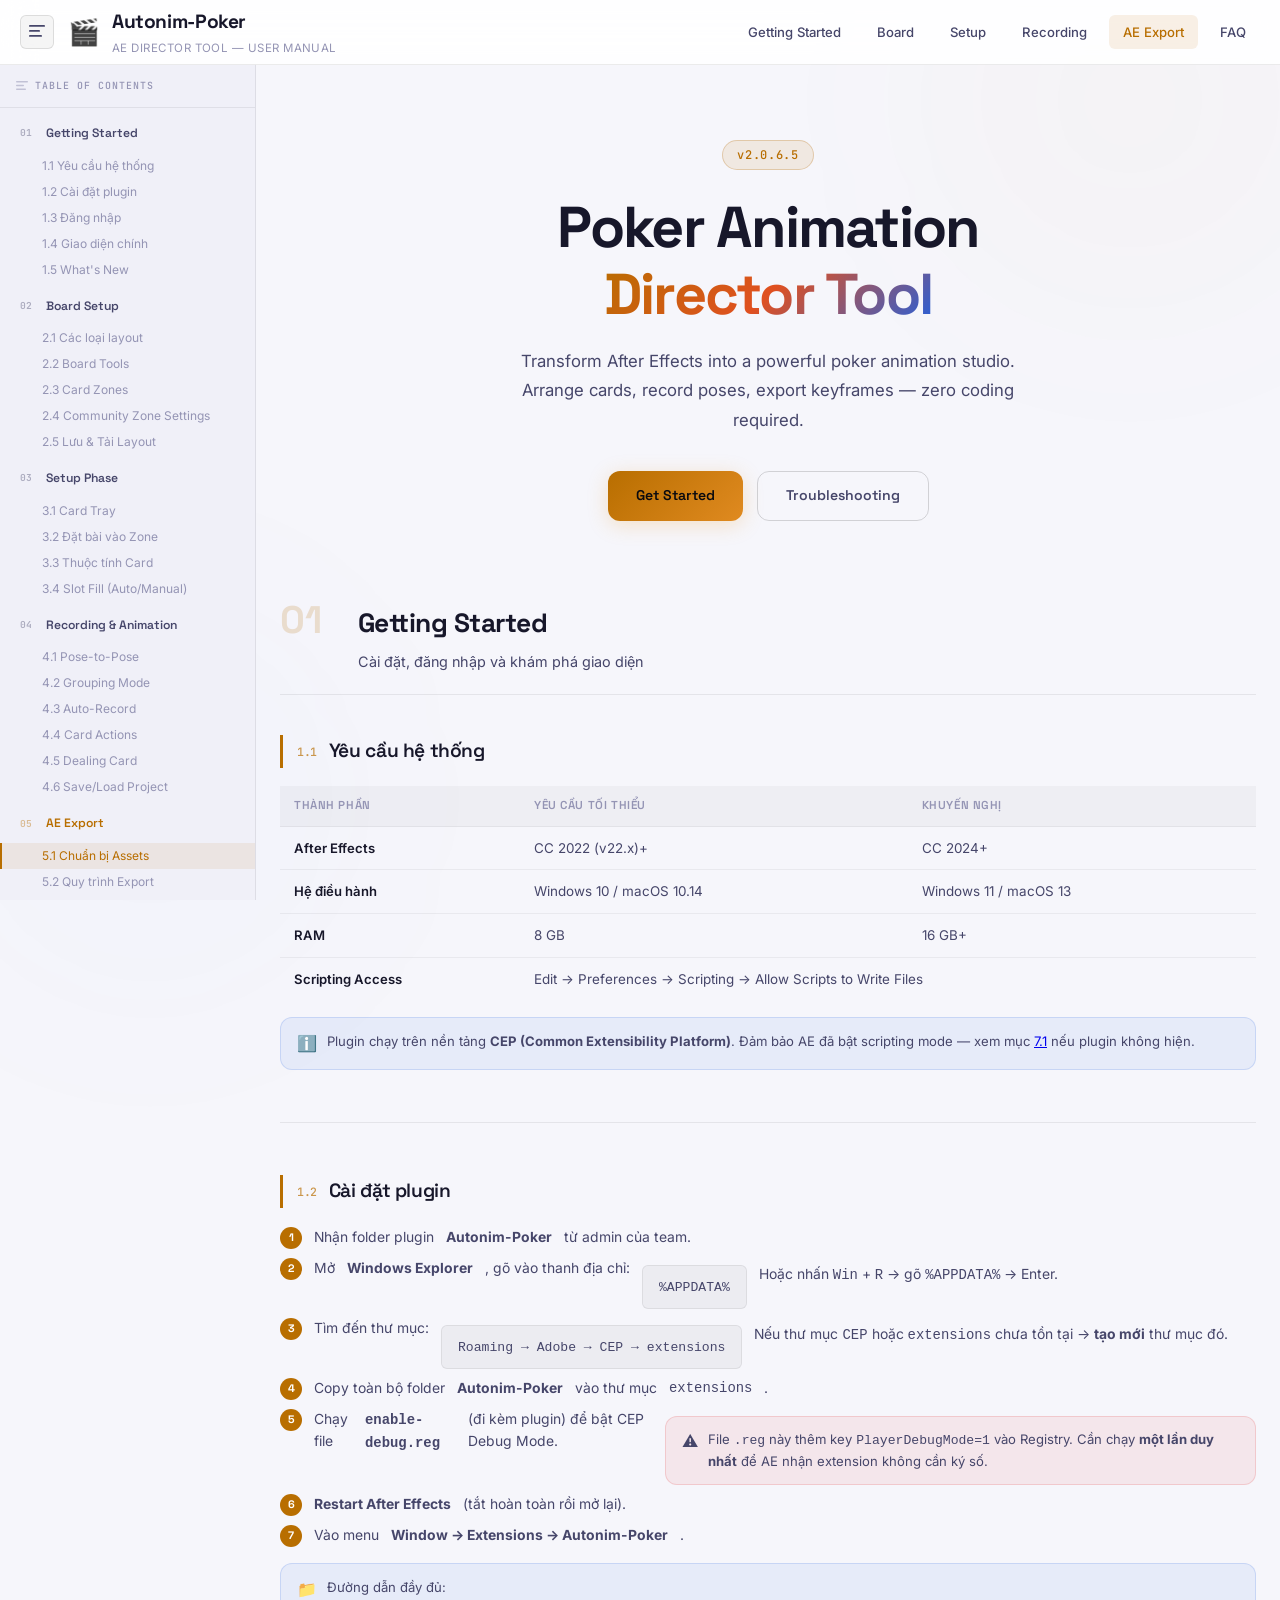
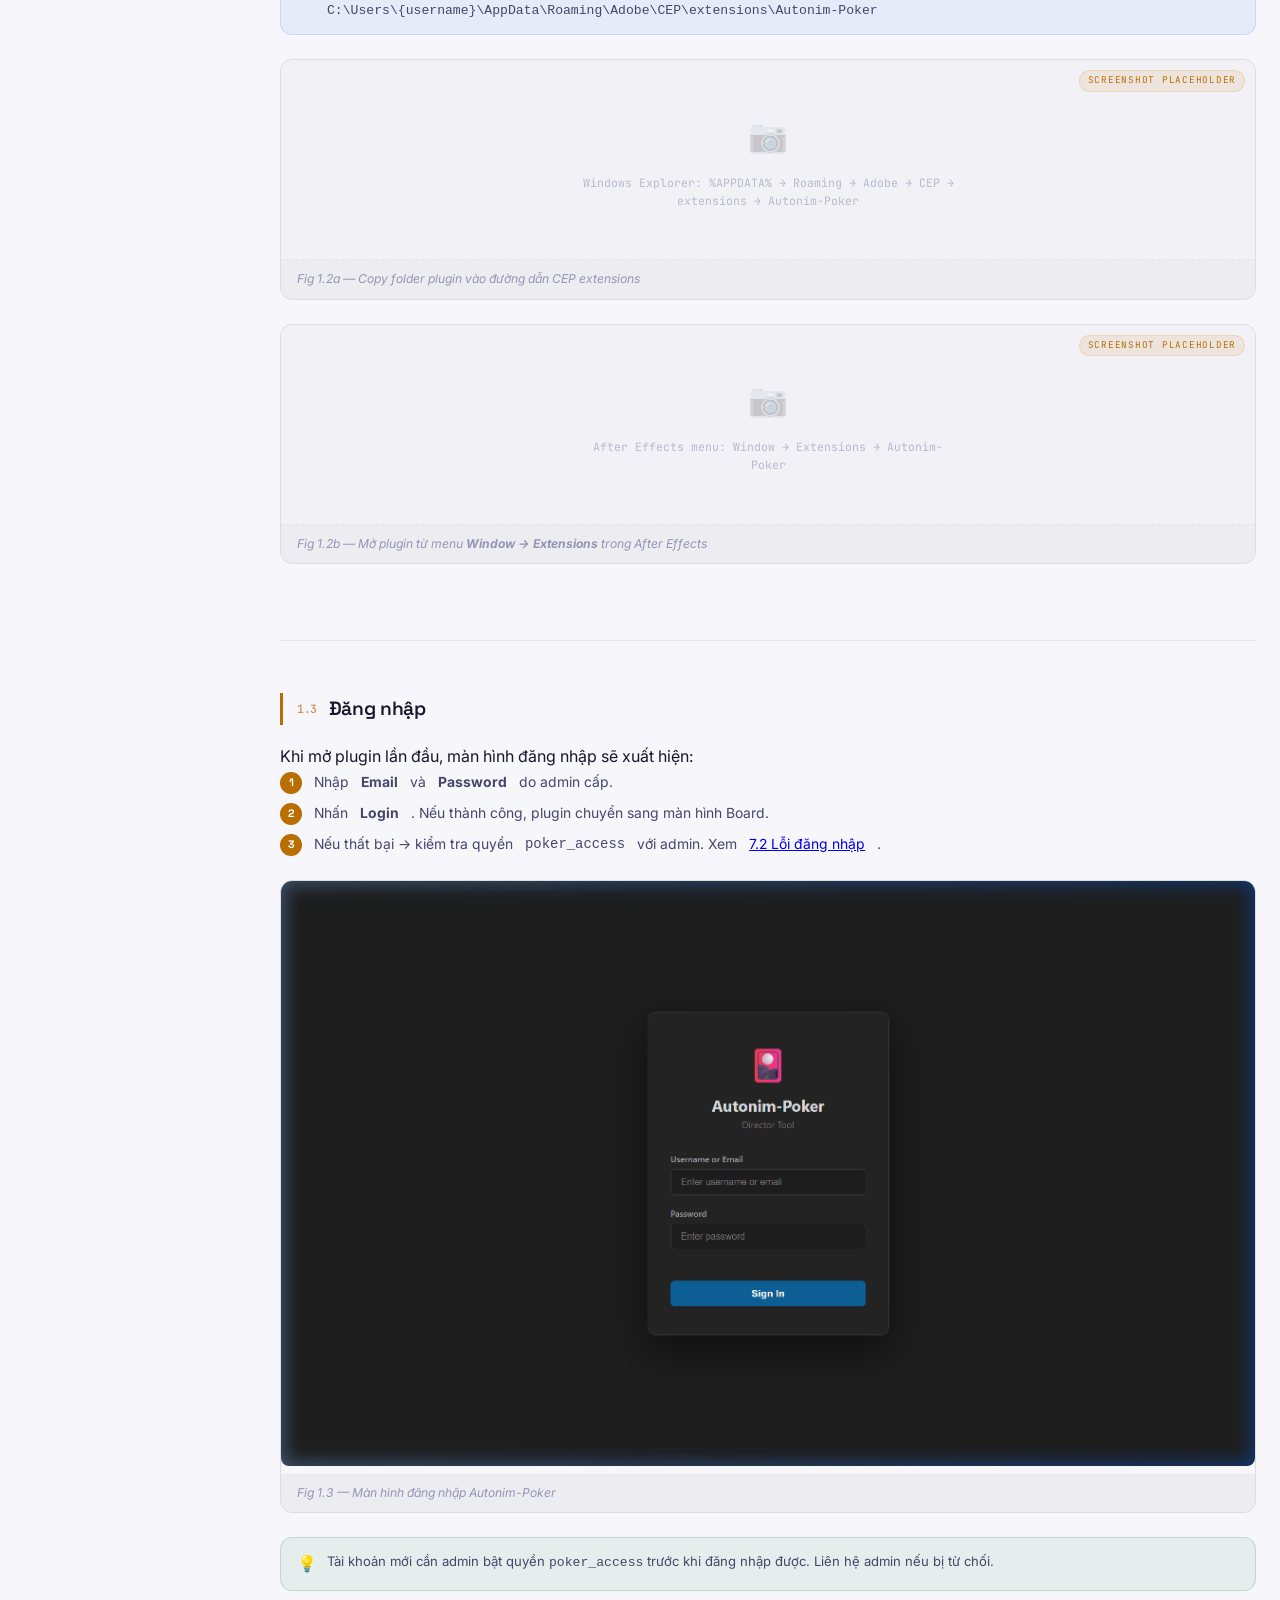
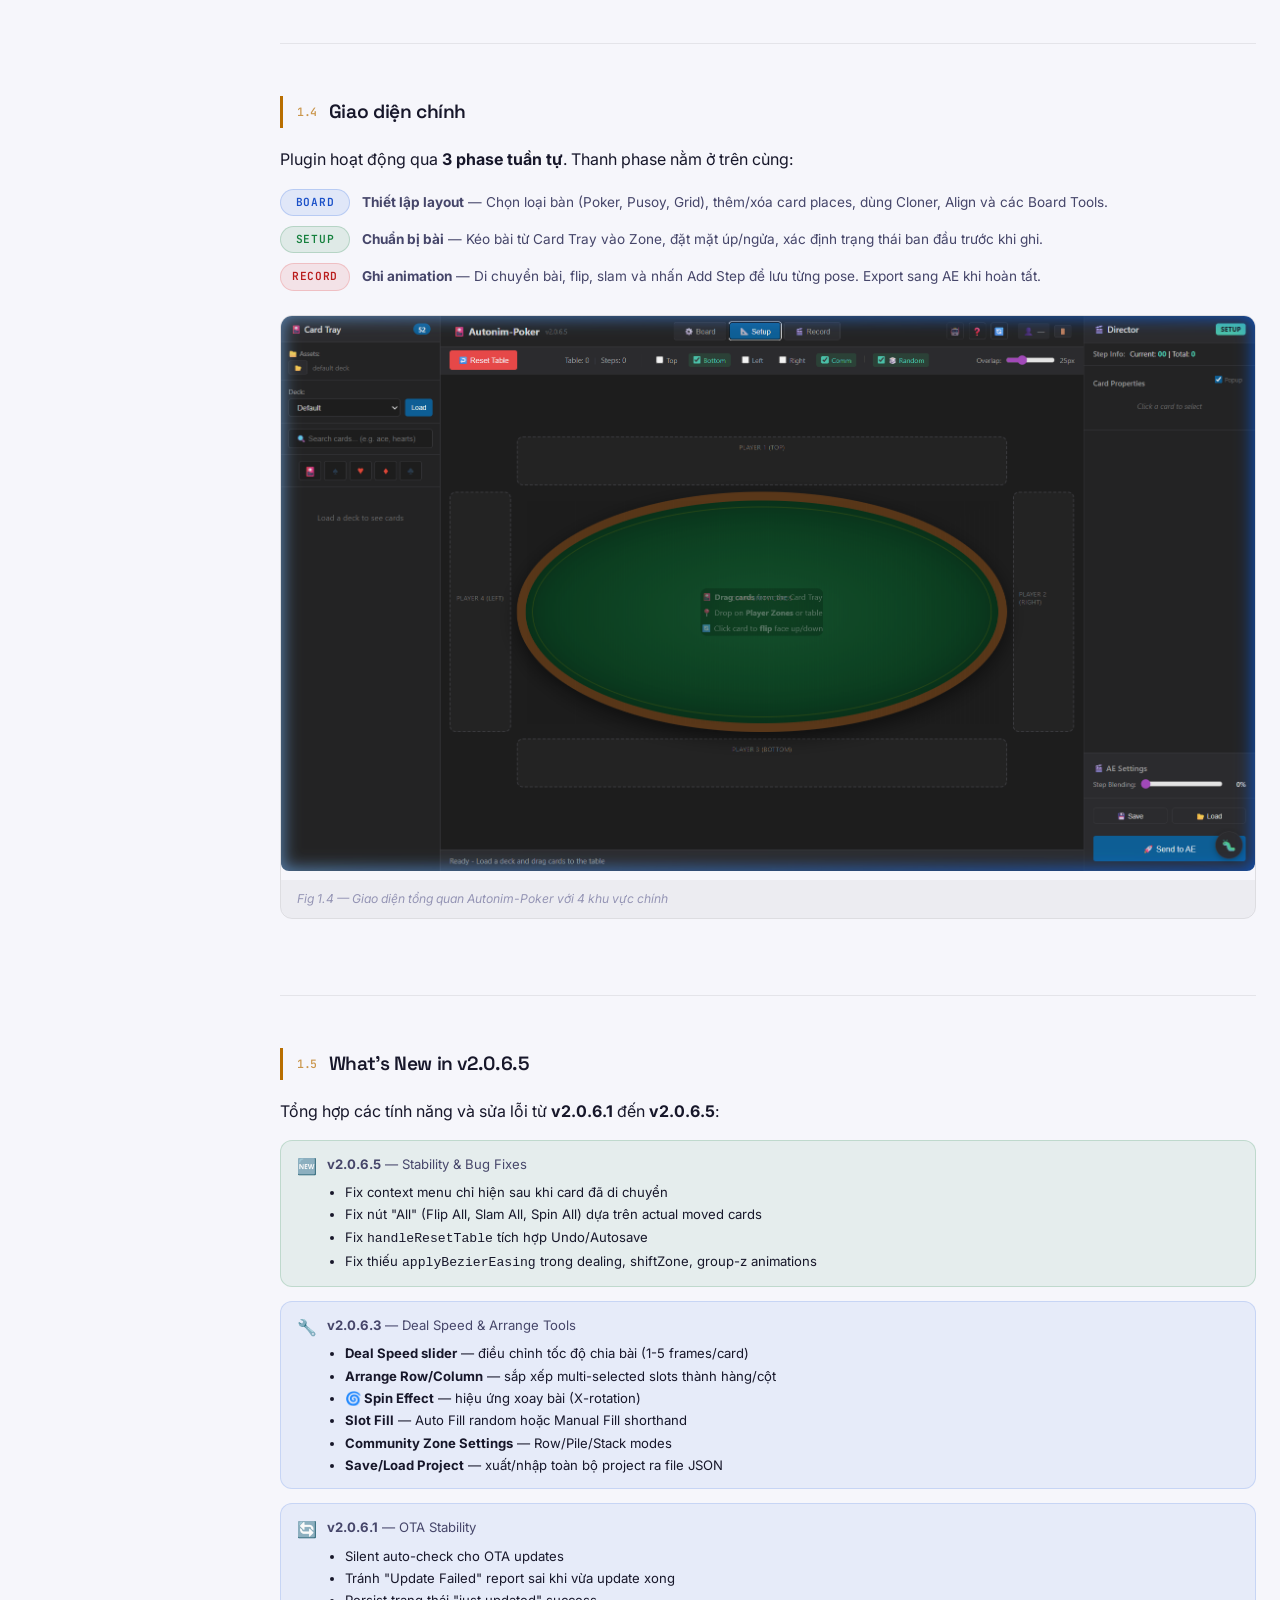
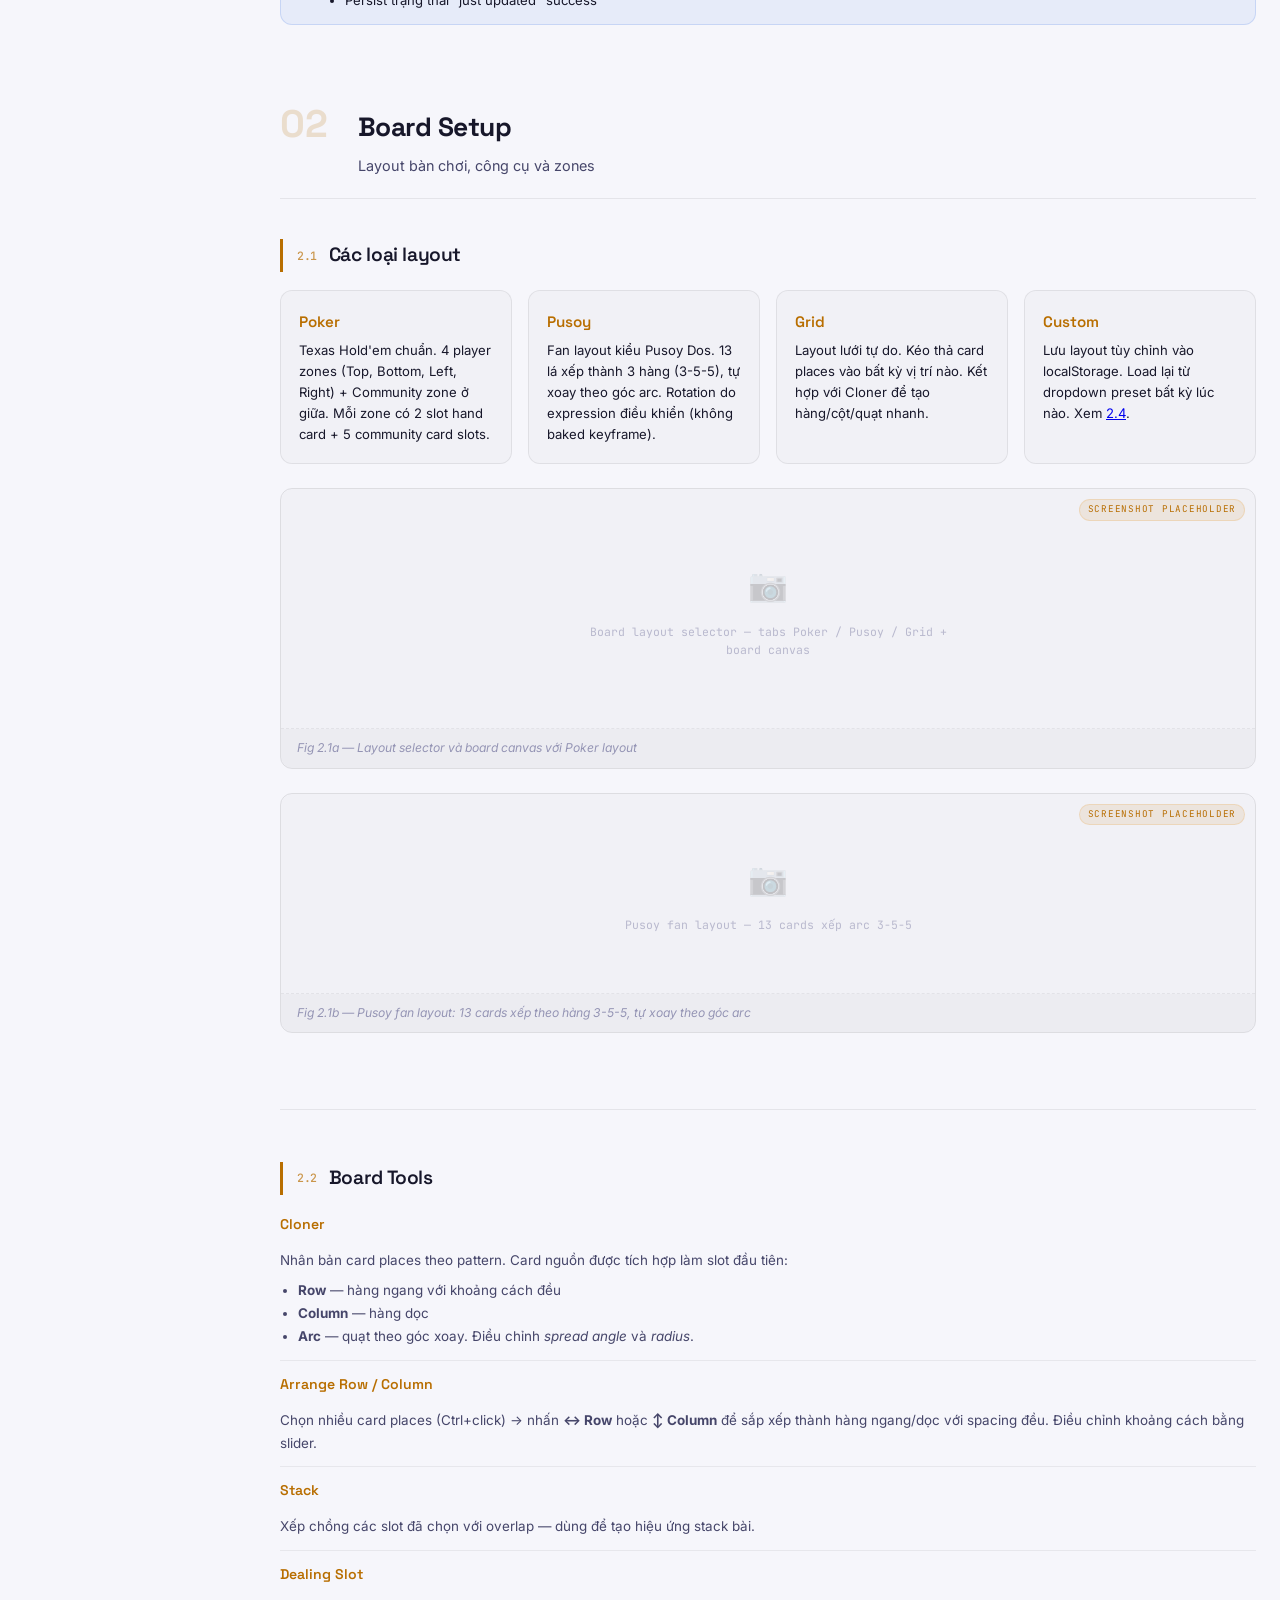
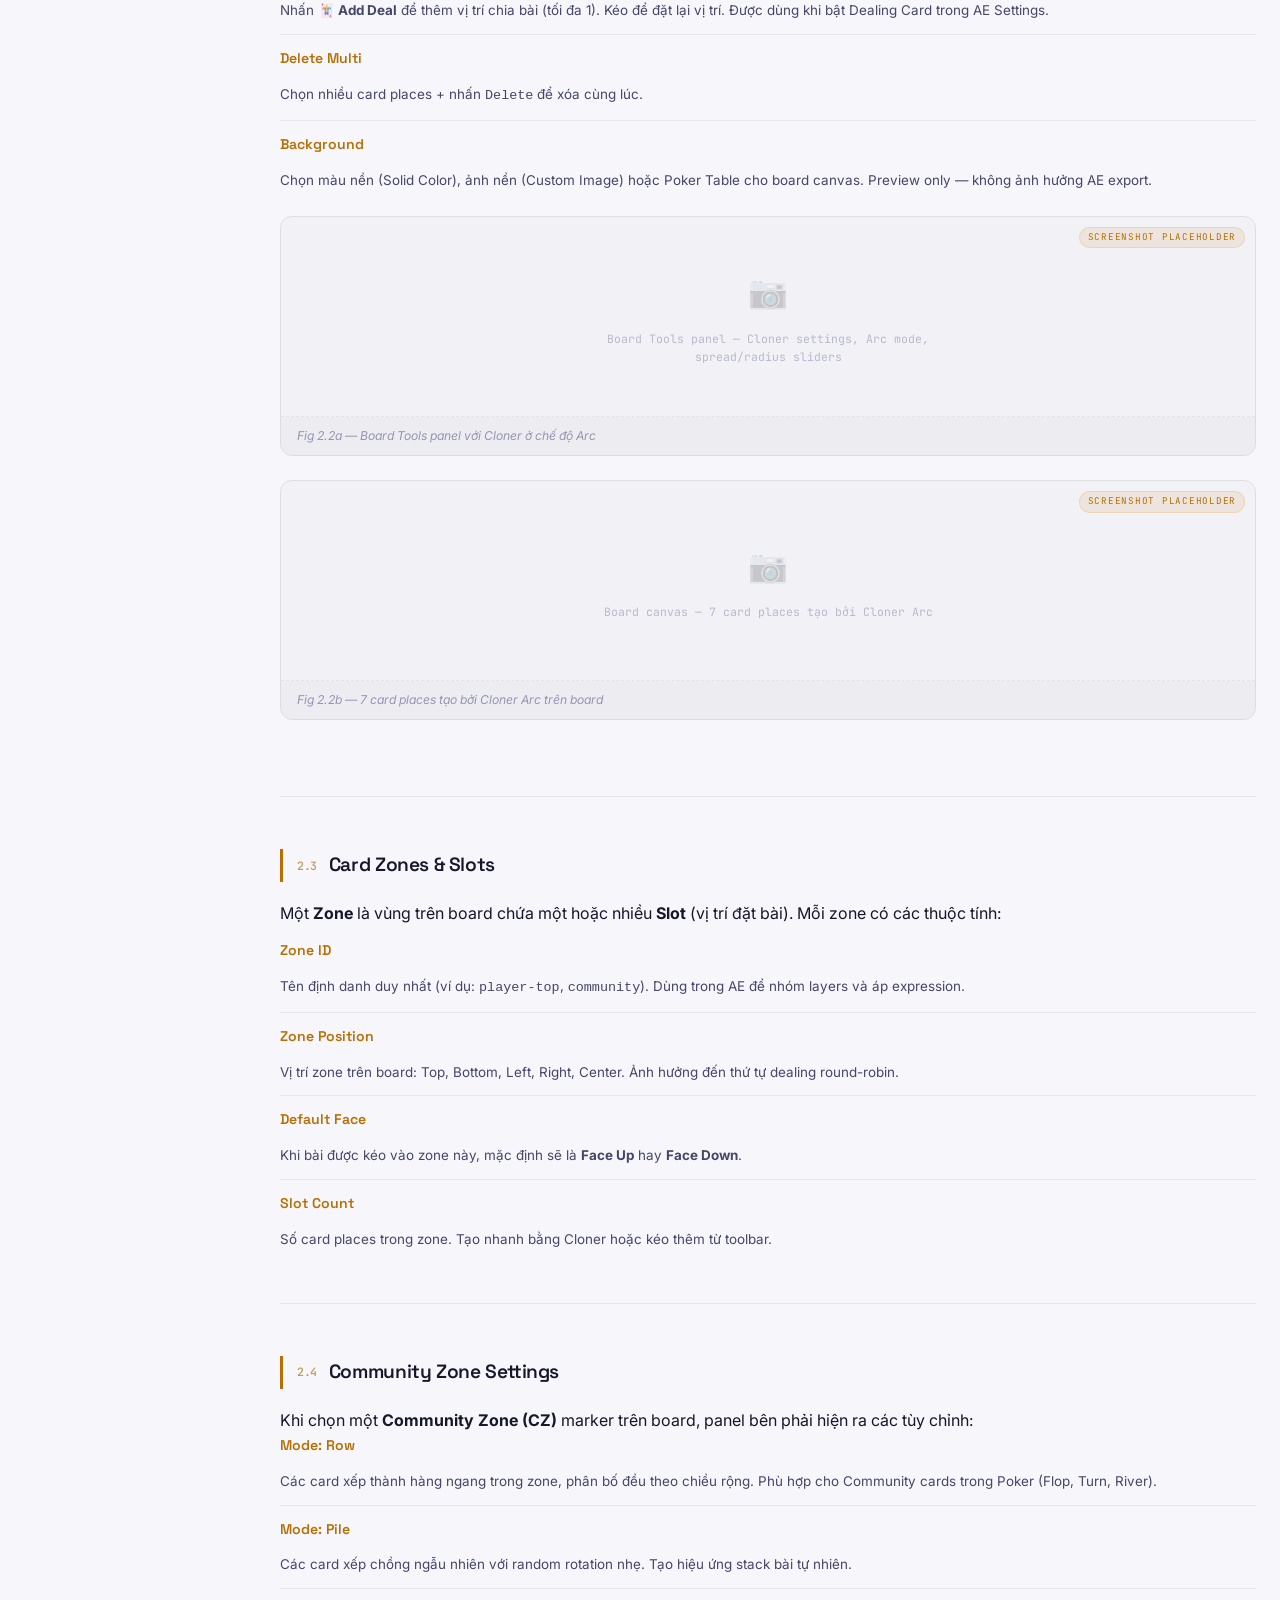
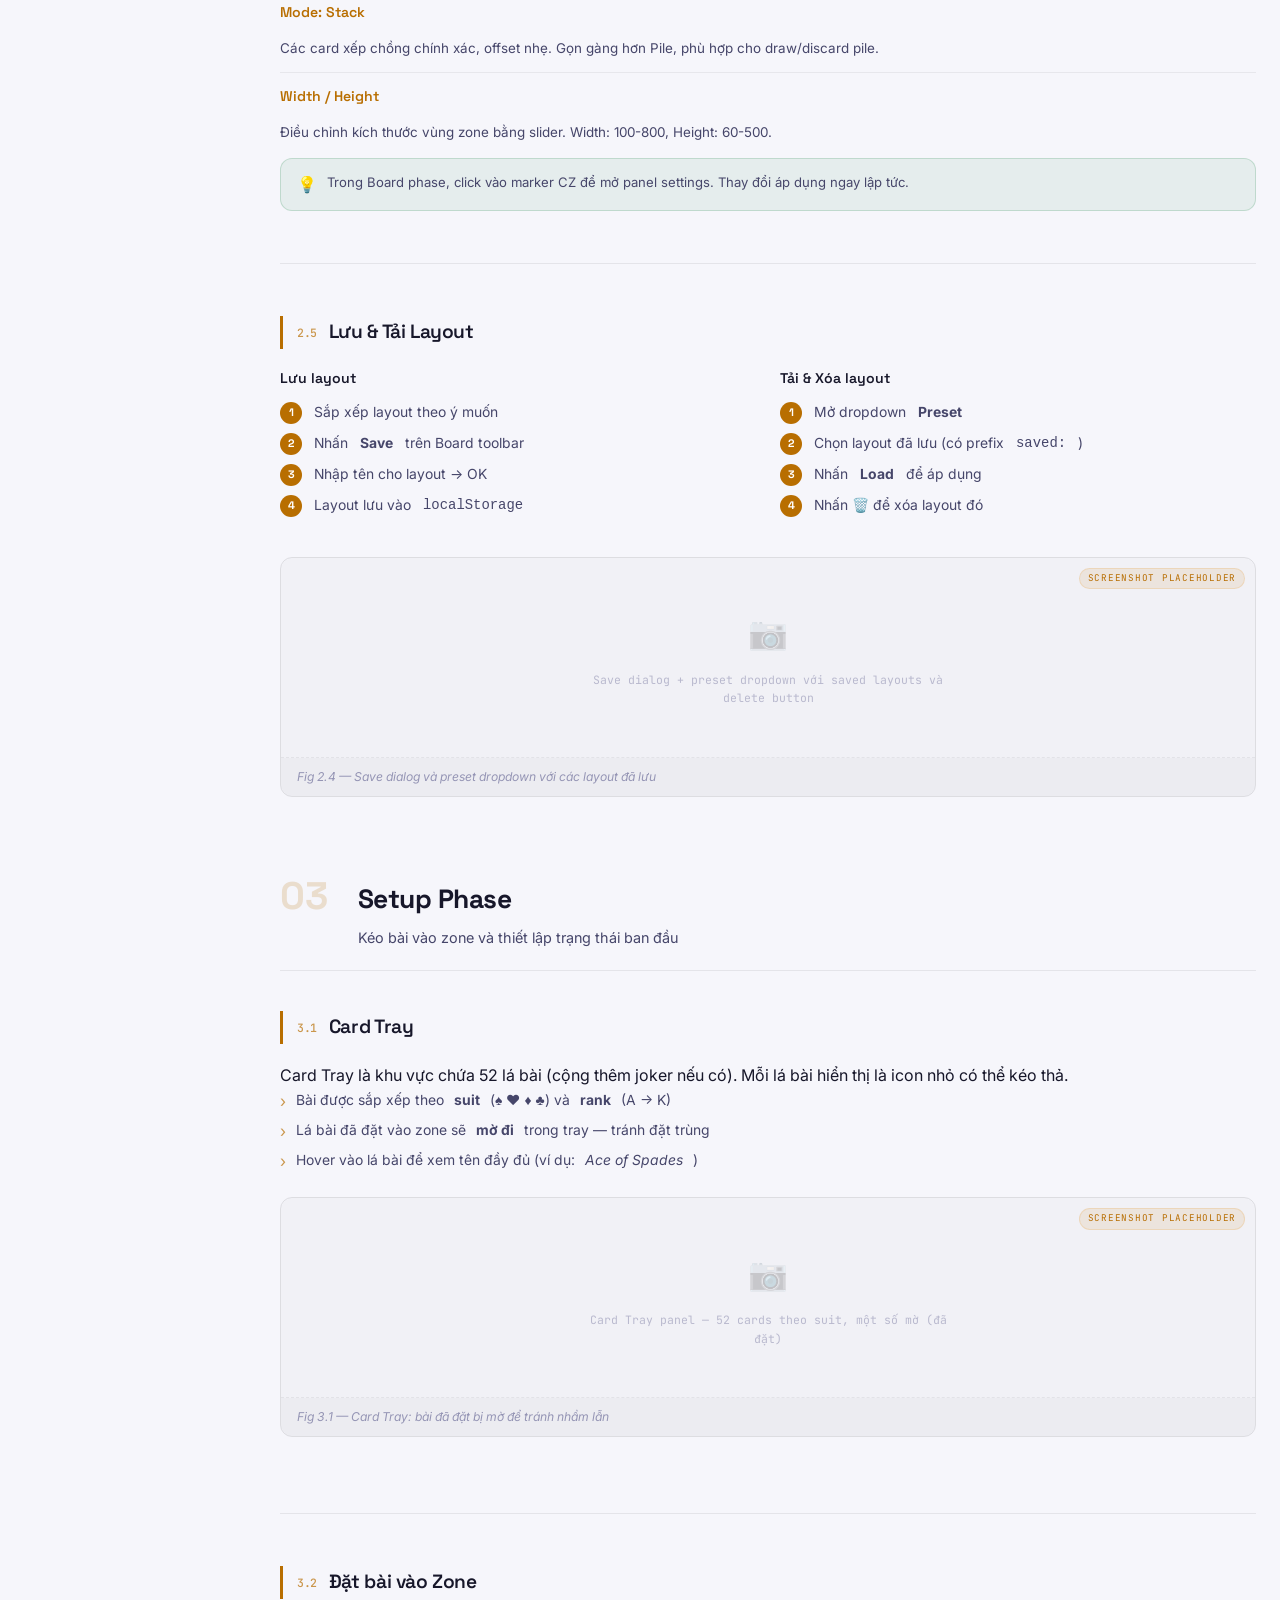
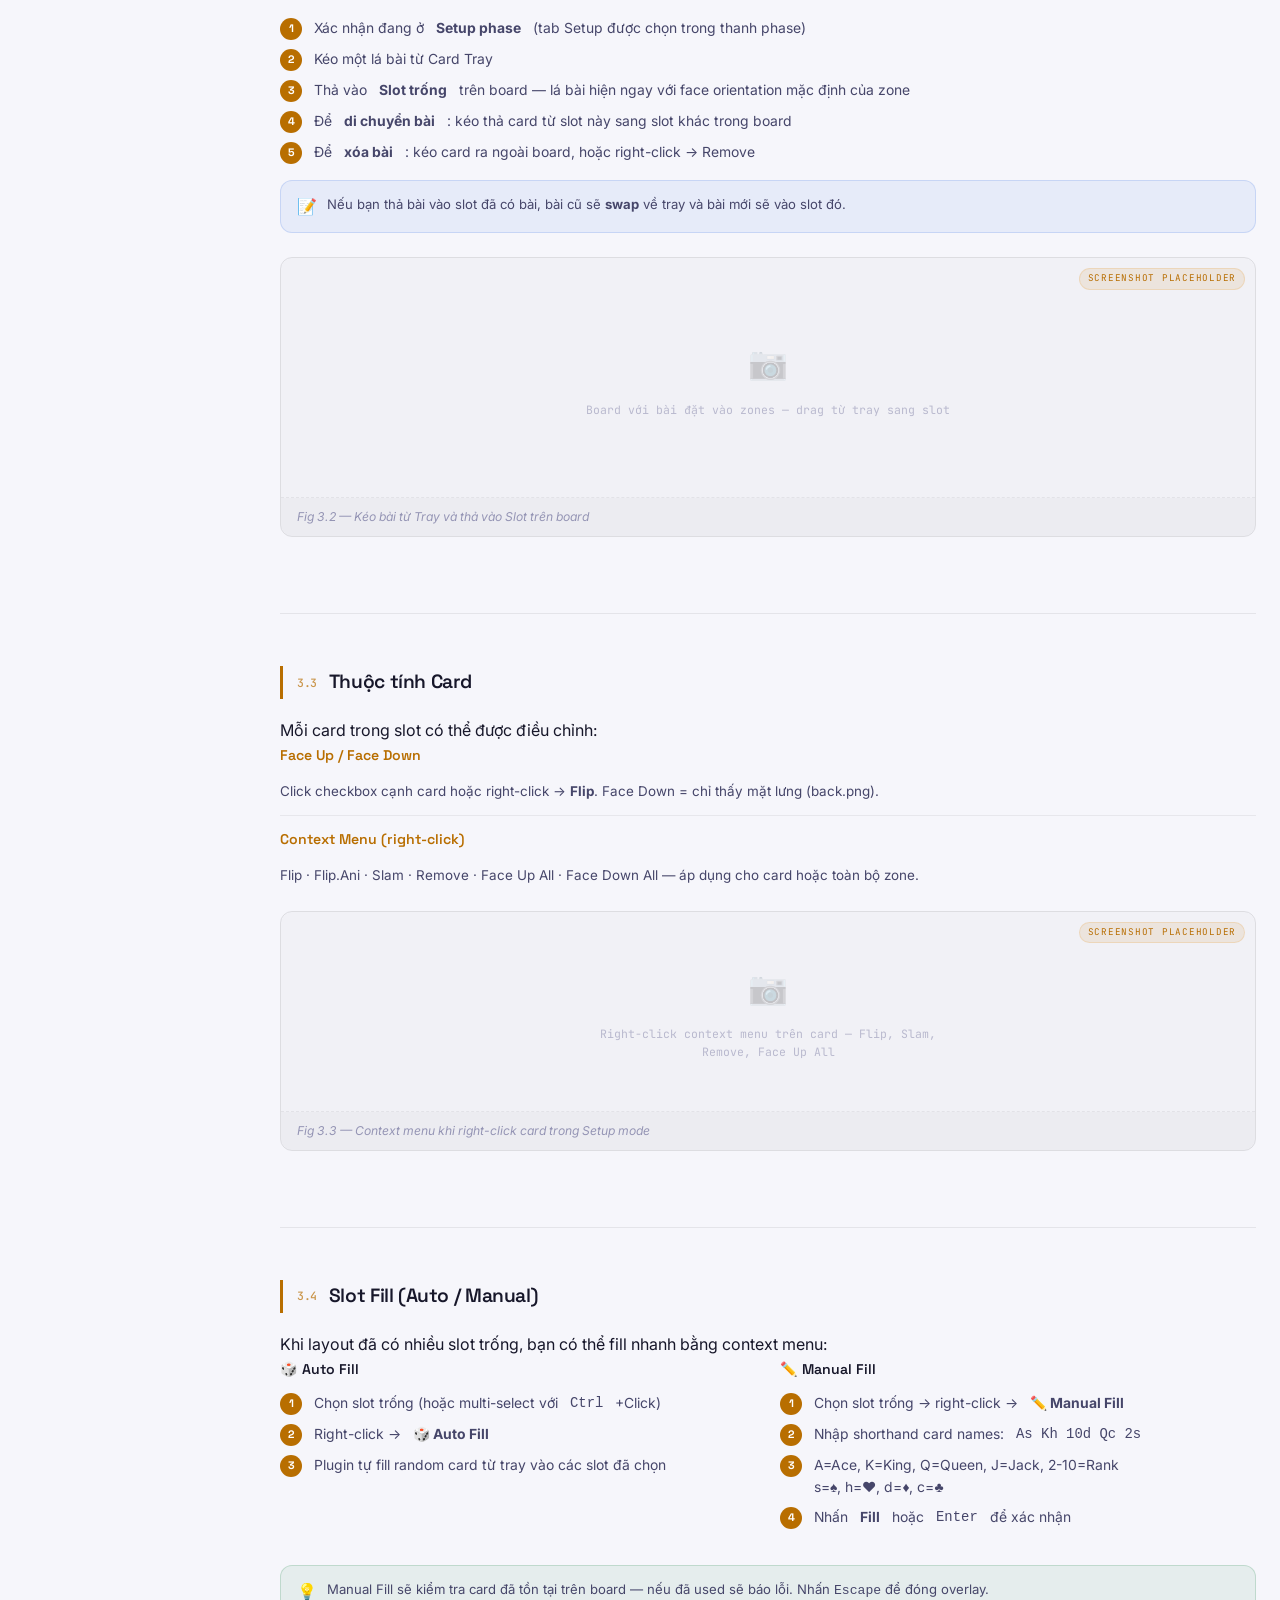
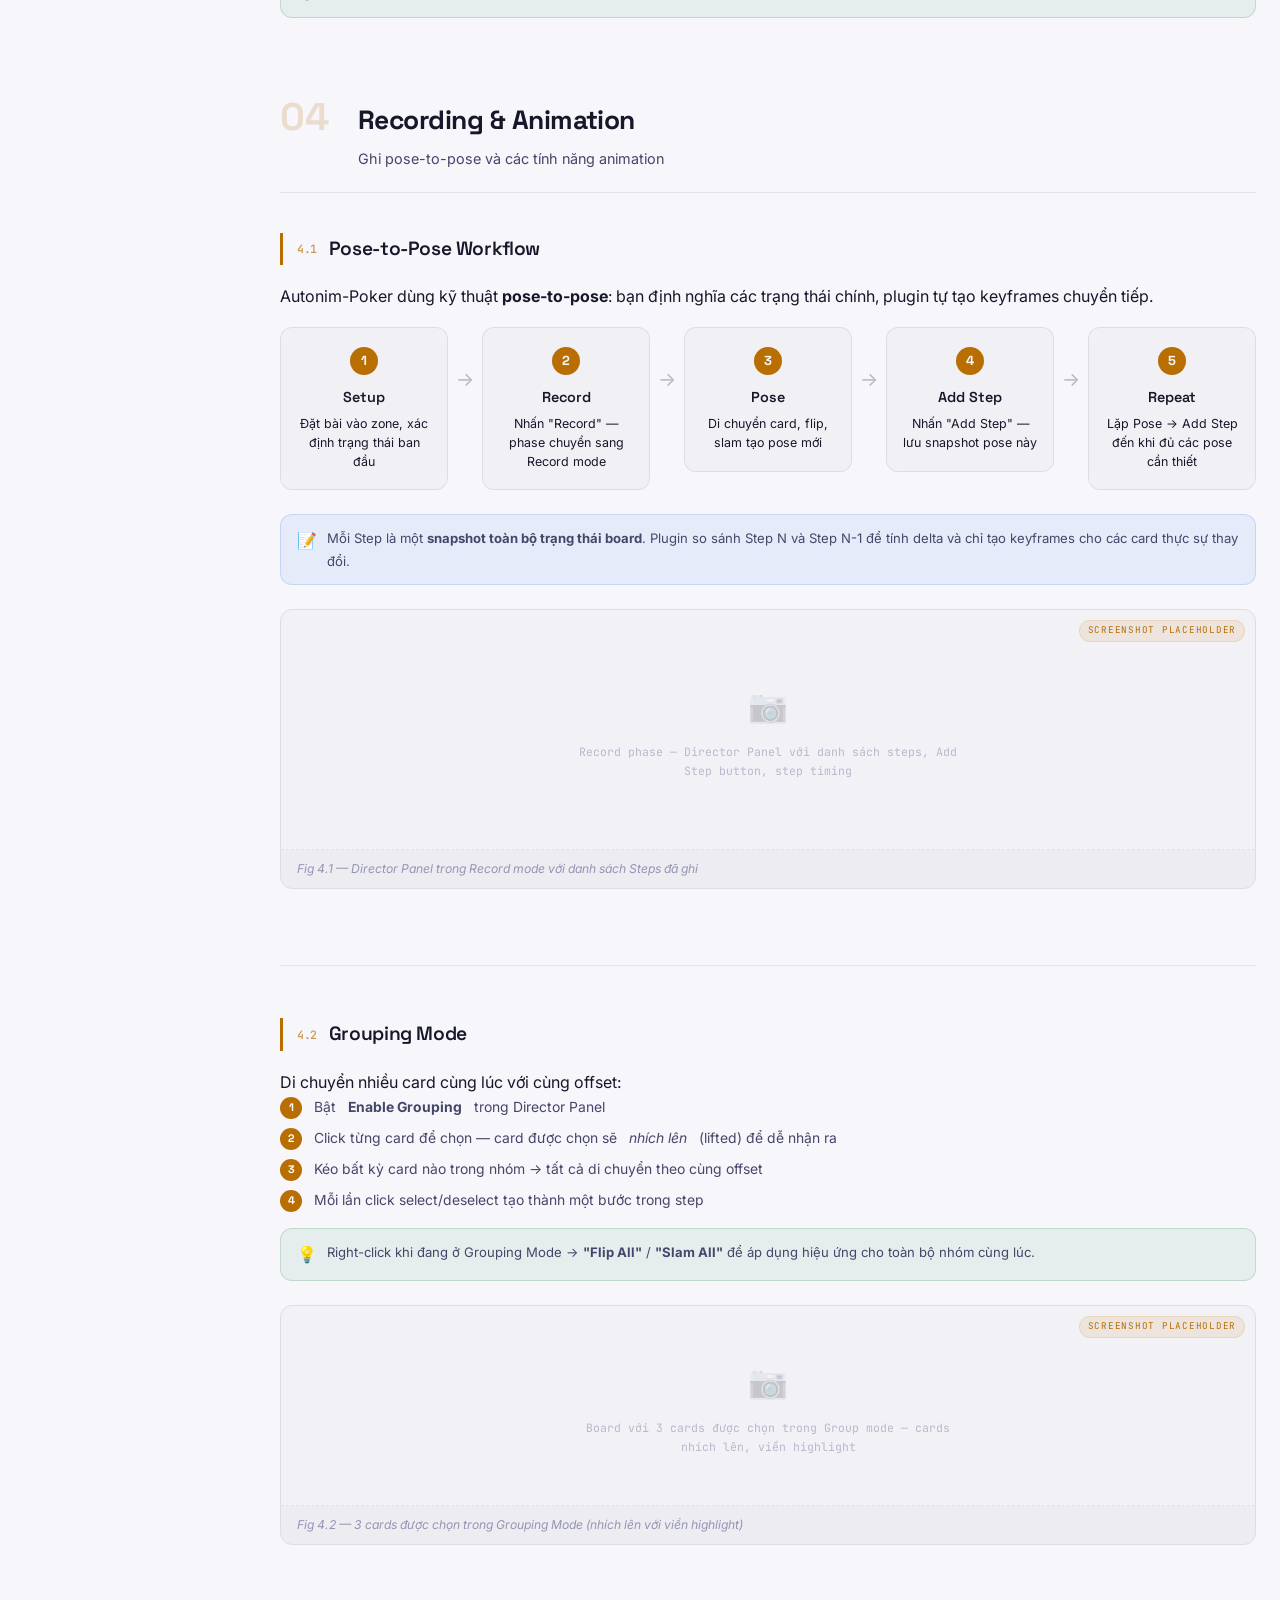
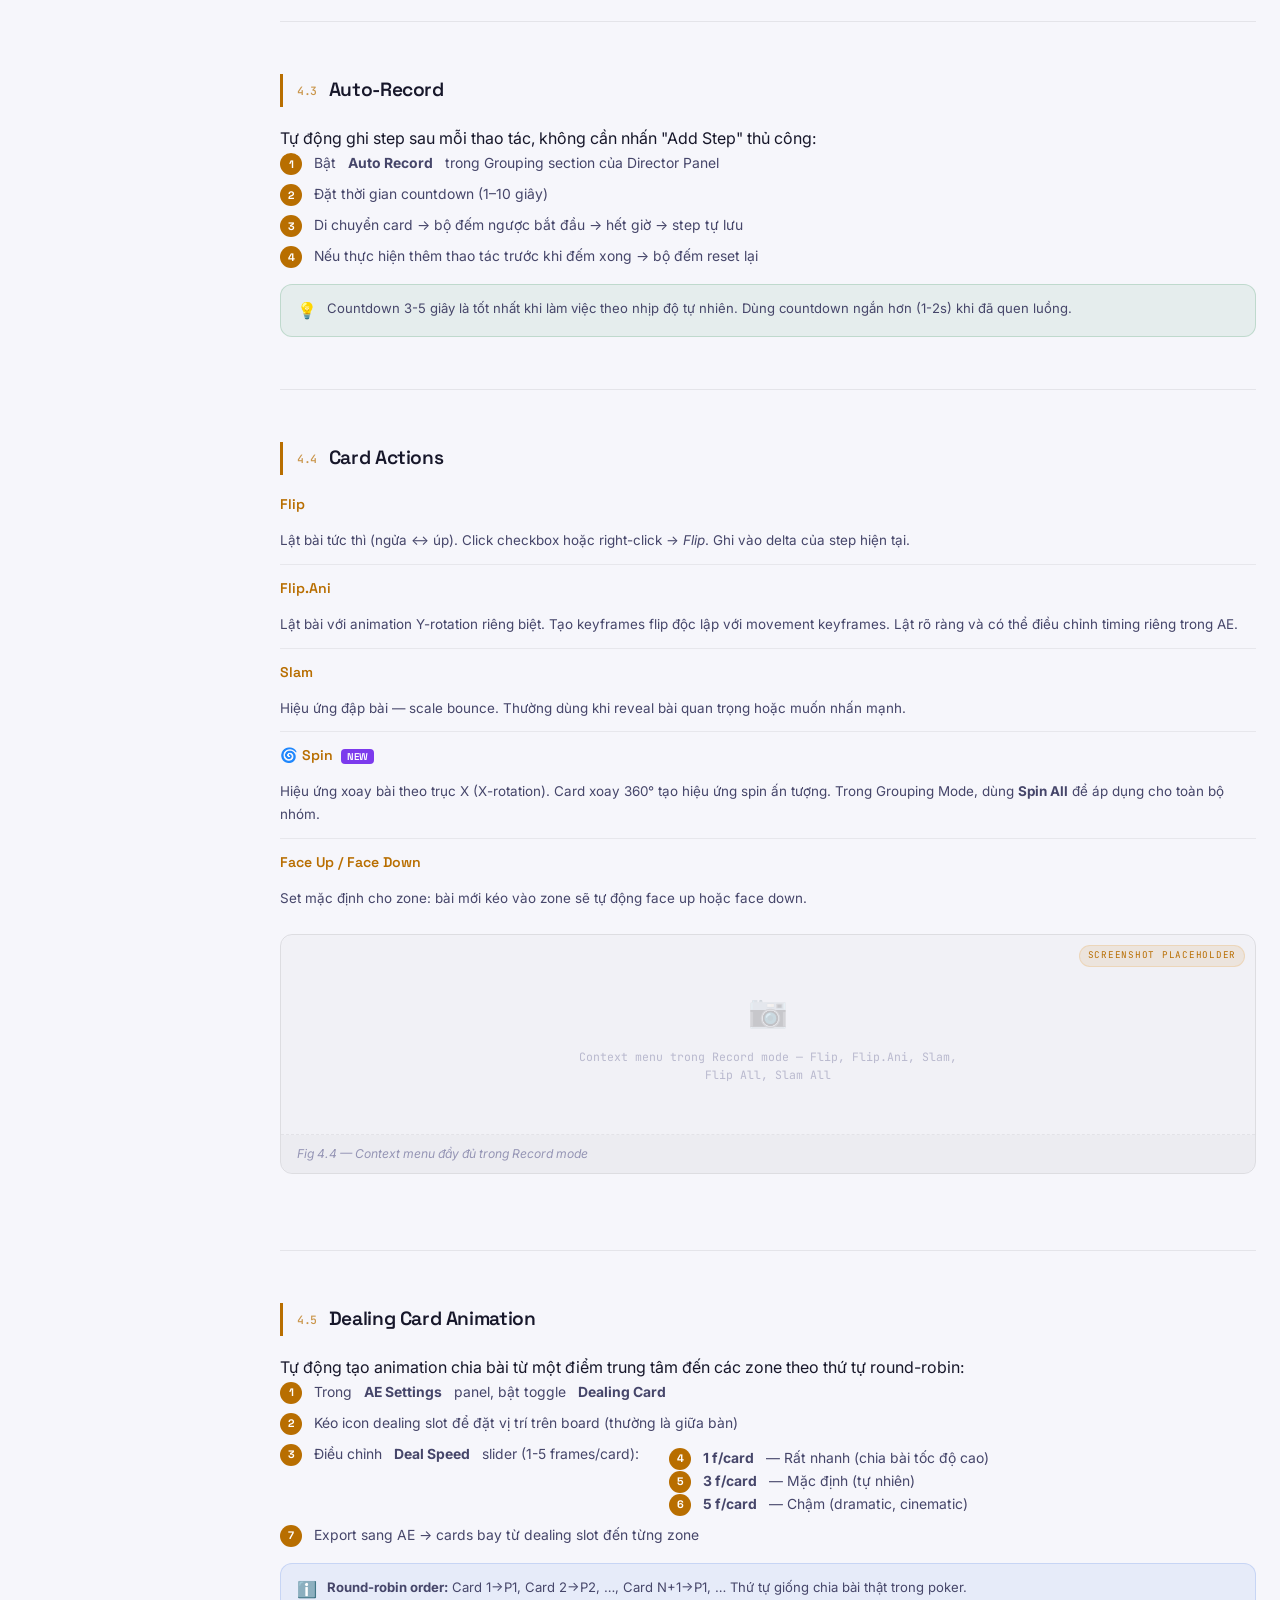
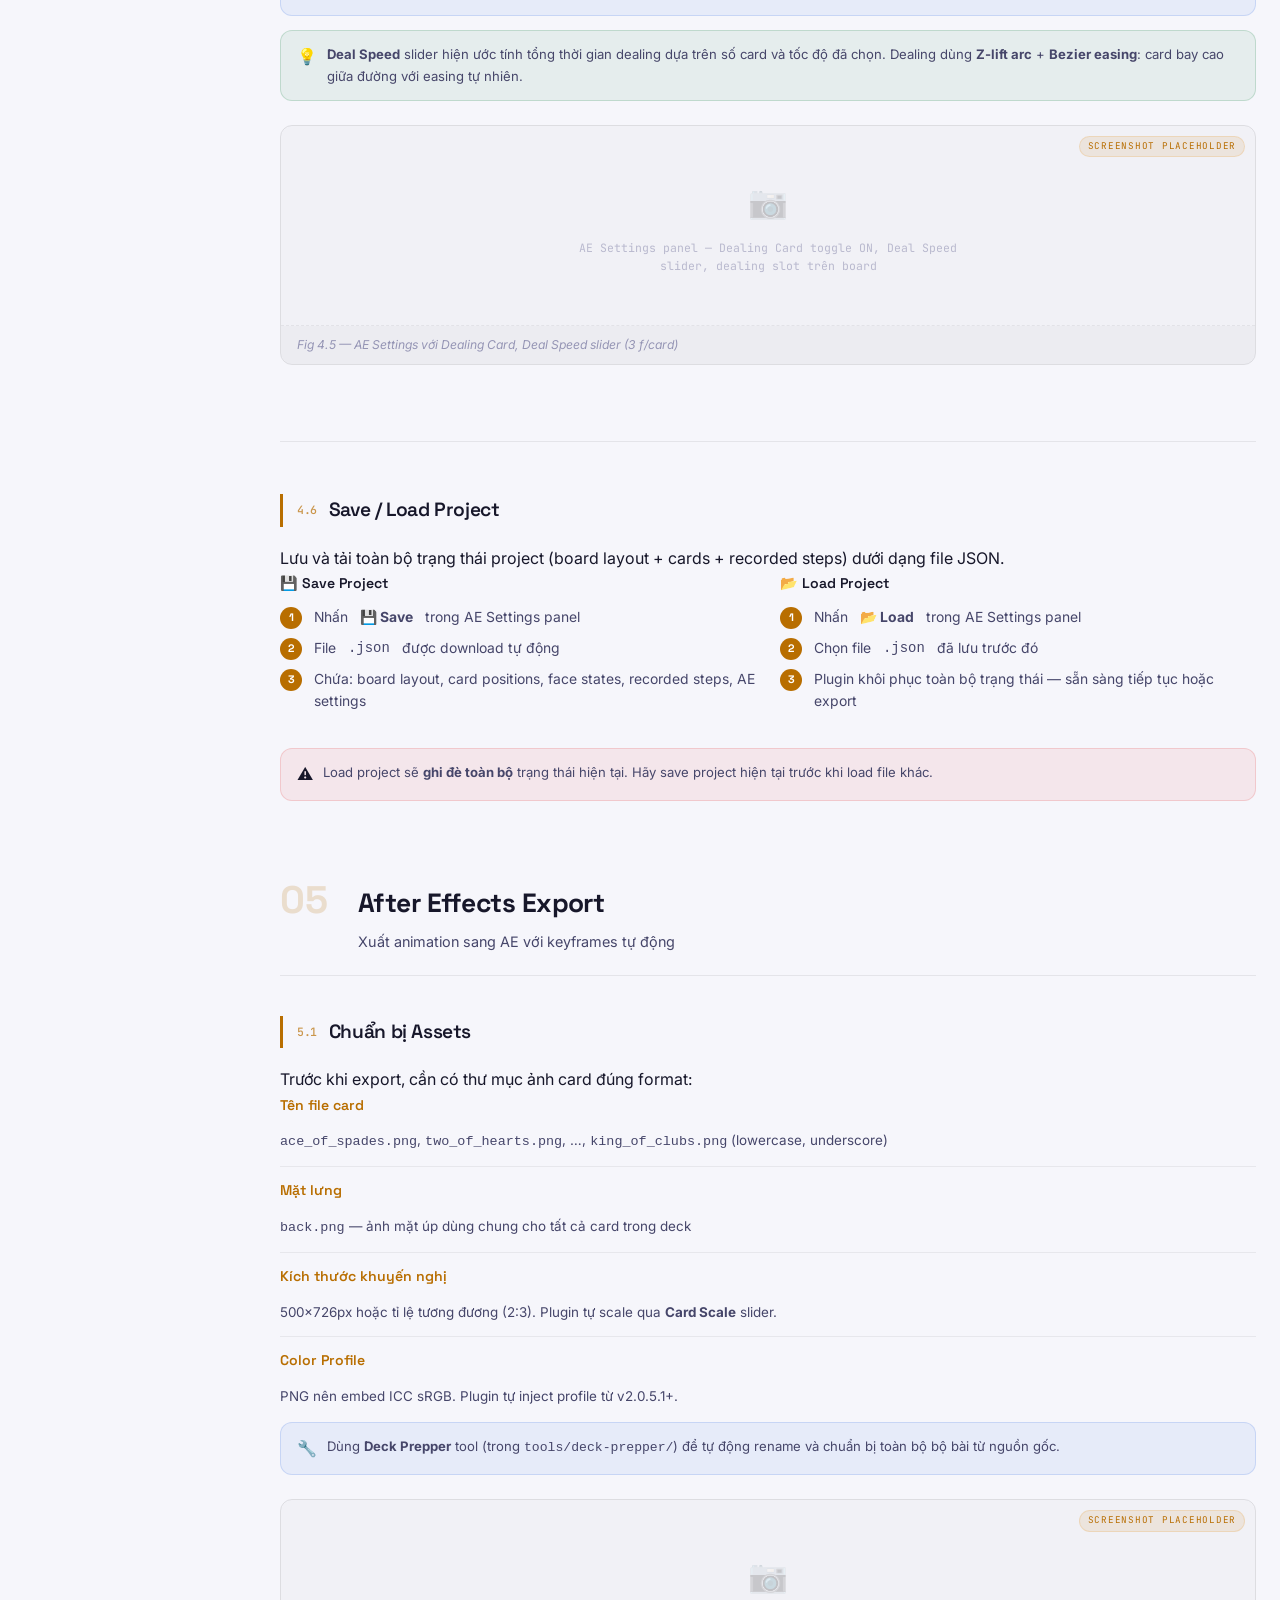
<file: faq/index.html>
<!DOCTYPE html>
<html lang="vi">

<head>
    <meta charset="UTF-8">
    <meta name="viewport" content="width=device-width, initial-scale=1.0">
    <title>Autonim-Poker — User Manual</title>
    <meta name="description"
        content="Complete user manual for Autonim-Poker AE Director Tool. Board setup, recording, AE export, FAQ, and glossary.">
    <link rel="preconnect" href="https://fonts.googleapis.com">
    <link rel="preconnect" href="https://fonts.gstatic.com" crossorigin>
    <link
        href="https://fonts.googleapis.com/css2?family=Space+Grotesk:wght@400;500;600;700&family=Inter:wght@400;500;600&family=JetBrains+Mono:wght@400;500&display=swap"
        rel="stylesheet">
    <link rel="stylesheet" href="style.css">
</head>

<body>

    <div class="bg-glow bg-glow--1"></div>
    <div class="bg-glow bg-glow--2"></div>

    <!-- Header -->
    <header class="header">
        <div class="header__inner">
            <button class="sidebar-toggle" id="sidebarToggle" aria-label="Toggle Table of Contents"
                title="Toggle Table of Contents">
                <svg width="18" height="18" viewBox="0 0 18 18" fill="none" aria-hidden="true">
                    <rect x="1" y="2" width="16" height="1.8" rx="0.9" fill="currentColor" />
                    <rect x="1" y="7" width="11" height="1.8" rx="0.9" fill="currentColor" />
                    <rect x="1" y="12" width="13" height="1.8" rx="0.9" fill="currentColor" />
                </svg>
            </button>
            <div class="header__brand">
                <span class="header__icon">🎬</span>
                <div>
                    <h1 class="header__title">Autonim-Poker</h1>
                    <p class="header__subtitle">AE Director Tool — User Manual</p>
                </div>
            </div>
            <nav class="header__nav" id="headerNav">
                <a href="#getting-started" class="nav-link">Getting Started</a>
                <a href="#board-setup" class="nav-link">Board</a>
                <a href="#setup-phase" class="nav-link">Setup</a>
                <a href="#recording" class="nav-link">Recording</a>
                <a href="#ae-export" class="nav-link">AE Export</a>
                <a href="#faq" class="nav-link">FAQ</a>
            </nav>
            <button class="nav-toggle" id="navToggle" aria-label="Toggle navigation">
                <span></span><span></span><span></span>
            </button>
        </div>
    </header>

    <div class="page-layout">

        <!-- ======== SIDEBAR TOC ======== -->
        <aside class="sidebar" id="sidebar">
            <div class="sidebar__inner">
                <div class="sidebar__header">
                    <span class="sidebar__label">
                        <svg width="12" height="12" viewBox="0 0 12 12" fill="none" style="opacity:.5">
                            <rect x="0" y="1" width="12" height="1.4" rx="0.7" fill="currentColor" />
                            <rect x="0" y="4.8" width="8" height="1.4" rx="0.7" fill="currentColor" />
                            <rect x="0" y="8.6" width="10" height="1.4" rx="0.7" fill="currentColor" />
                        </svg>
                        Table of Contents
                    </span>
                </div>

                <nav class="toc" aria-label="Table of Contents">

                    <div class="toc-group">
                        <a href="#getting-started" class="toc-group__title">
                            <span class="toc-num">01</span>Getting Started
                        </a>
                        <div class="toc-items">
                            <a href="#s1-requirements" class="toc-link">1.1 Yêu cầu hệ thống</a>
                            <a href="#s1-installation" class="toc-link">1.2 Cài đặt plugin</a>
                            <a href="#s1-login" class="toc-link">1.3 Đăng nhập</a>
                            <a href="#s1-interface" class="toc-link">1.4 Giao diện chính</a>
                            <a href="#s1-whats-new" class="toc-link">1.5 What's New</a>
                        </div>
                    </div>

                    <div class="toc-group">
                        <a href="#board-setup" class="toc-group__title">
                            <span class="toc-num">02</span>Board Setup
                        </a>
                        <div class="toc-items">
                            <a href="#s2-layouts" class="toc-link">2.1 Các loại layout</a>
                            <a href="#s2-tools" class="toc-link">2.2 Board Tools</a>
                            <a href="#s2-zones" class="toc-link">2.3 Card Zones</a>
                            <a href="#s2-cz-settings" class="toc-link">2.4 Community Zone Settings</a>
                            <a href="#s2-save-load" class="toc-link">2.5 Lưu & Tải Layout</a>
                        </div>
                    </div>

                    <div class="toc-group">
                        <a href="#setup-phase" class="toc-group__title">
                            <span class="toc-num">03</span>Setup Phase
                        </a>
                        <div class="toc-items">
                            <a href="#s3-tray" class="toc-link">3.1 Card Tray</a>
                            <a href="#s3-placing" class="toc-link">3.2 Đặt bài vào Zone</a>
                            <a href="#s3-properties" class="toc-link">3.3 Thuộc tính Card</a>
                            <a href="#s3-slot-fill" class="toc-link">3.4 Slot Fill (Auto/Manual)</a>
                        </div>
                    </div>

                    <div class="toc-group">
                        <a href="#recording" class="toc-group__title">
                            <span class="toc-num">04</span>Recording & Animation
                        </a>
                        <div class="toc-items">
                            <a href="#s4-workflow" class="toc-link">4.1 Pose-to-Pose</a>
                            <a href="#s4-grouping" class="toc-link">4.2 Grouping Mode</a>
                            <a href="#s4-auto-record" class="toc-link">4.3 Auto-Record</a>
                            <a href="#s4-card-actions" class="toc-link">4.4 Card Actions</a>
                            <a href="#s4-dealing" class="toc-link">4.5 Dealing Card</a>
                            <a href="#s4-save-load" class="toc-link">4.6 Save/Load Project</a>
                        </div>
                    </div>

                    <div class="toc-group">
                        <a href="#ae-export" class="toc-group__title">
                            <span class="toc-num">05</span>AE Export
                        </a>
                        <div class="toc-items">
                            <a href="#s5-assets" class="toc-link">5.1 Chuẩn bị Assets</a>
                            <a href="#s5-export" class="toc-link">5.2 Quy trình Export</a>
                            <a href="#s5-control-layer" class="toc-link">5.3 Control Layer</a>
                            <a href="#s5-per-card" class="toc-link">5.4 Per-Card Controls</a>
                            <a href="#s5-blending" class="toc-link">5.5 Step Blending</a>
                        </div>
                    </div>

                    <div class="toc-group">
                        <a href="#shortcuts" class="toc-group__title">
                            <span class="toc-num">06</span>Keyboard Shortcuts
                        </a>
                    </div>

                    <div class="toc-group">
                        <a href="#faq" class="toc-group__title">
                            <span class="toc-num">07</span>FAQ & Troubleshooting
                        </a>
                        <div class="toc-items">
                            <a href="#s7-installation" class="toc-link">7.1 Plugin không hiện</a>
                            <a href="#s7-login" class="toc-link">7.2 Lỗi đăng nhập</a>
                            <a href="#s7-export-issues" class="toc-link">7.3 Lỗi Export</a>
                            <a href="#s7-animation" class="toc-link">7.4 Lỗi Animation</a>
                            <a href="#s7-update" class="toc-link">7.5 Cập nhật plugin</a>
                        </div>
                    </div>

                    <div class="toc-group">
                        <a href="#glossary" class="toc-group__title">
                            <span class="toc-num">08</span>Glossary
                        </a>
                    </div>

                </nav>

                <div class="sidebar__version">v2.0.6.5</div>
            </div>
        </aside>

        <!-- Mobile overlay -->
        <div class="sidebar-overlay" id="sidebarOverlay"></div>

        <!-- ======== MAIN CONTENT ======== -->
        <div class="content-wrapper" id="contentWrapper">

            <!-- Hero -->
            <section class="hero">
                <div class="container">
                    <div class="hero__badge">v2.0.6.5</div>
                    <h2 class="hero__title">Poker Animation<br><span class="gradient-text">Director Tool</span></h2>
                    <p class="hero__desc">Transform After Effects into a powerful poker animation studio.<br>Arrange
                        cards, record poses, export keyframes — zero coding required.</p>
                    <div class="hero__actions">
                        <a href="#getting-started" class="btn btn--primary">Get Started</a>
                        <a href="#faq" class="btn btn--ghost">Troubleshooting</a>
                    </div>
                </div>
            </section>

            <main class="main">
                <div class="container">

                    <!-- ========== 01 GETTING STARTED ========== -->
                    <section id="getting-started" class="section">
                        <div class="section__header">
                            <span class="section__number">01</span>
                            <div>
                                <h2 class="section__title">Getting Started</h2>
                                <p class="section__desc">Cài đặt, đăng nhập và khám phá giao diện</p>
                            </div>
                        </div>

                        <!-- 1.1 -->
                        <div class="subsection" id="s1-requirements">
                            <h3 class="subsection__title">
                                <span class="subsection__num">1.1</span>Yêu cầu hệ thống
                            </h3>
                            <table class="spec-table">
                                <thead>
                                    <tr>
                                        <th>Thành phần</th>
                                        <th>Yêu cầu tối thiểu</th>
                                        <th>Khuyến nghị</th>
                                    </tr>
                                </thead>
                                <tbody>
                                    <tr>
                                        <td>After Effects</td>
                                        <td>CC 2022 (v22.x)+</td>
                                        <td>CC 2024+</td>
                                    </tr>
                                    <tr>
                                        <td>Hệ điều hành</td>
                                        <td>Windows 10 / macOS 10.14</td>
                                        <td>Windows 11 / macOS 13</td>
                                    </tr>
                                    <tr>
                                        <td>RAM</td>
                                        <td>8 GB</td>
                                        <td>16 GB+</td>
                                    </tr>
                                    <tr>
                                        <td>Scripting Access</td>
                                        <td colspan="2">Edit → Preferences → Scripting → Allow Scripts to Write Files
                                        </td>
                                    </tr>
                                </tbody>
                            </table>
                            <div class="callout callout--info">
                                <span class="callout__icon">ℹ️</span>
                                <p>Plugin chạy trên nền tảng <strong>CEP (Common Extensibility Platform)</strong>. Đảm
                                    bảo AE đã bật scripting mode — xem mục <a href="#s7-installation">7.1</a> nếu plugin
                                    không hiện.</p>
                            </div>
                        </div>

                        <!-- 1.2 -->
                        <div class="subsection" id="s1-installation">
                            <h3 class="subsection__title">
                                <span class="subsection__num">1.2</span>Cài đặt plugin
                            </h3>
                            <ol class="step-list">
                                <li>Nhận folder plugin <strong>Autonim-Poker</strong> từ admin của team.</li>
                                <li>
                                    Mở <strong>Windows Explorer</strong>, gõ vào thanh địa chỉ:
                                    <div class="code-block"><code>%APPDATA%</code></div>
                                    <p style="margin-top:6px;">Hoặc nhấn <kbd>Win</kbd> + <kbd>R</kbd> → gõ
                                        <code>%APPDATA%</code> → Enter.</p>
                                </li>
                                <li>
                                    Tìm đến thư mục:
                                    <div class="code-block"><code>Roaming → Adobe → CEP → extensions</code></div>
                                    <p style="margin-top:6px;">Nếu thư mục <code>CEP</code> hoặc <code>extensions</code>
                                        chưa tồn tại → <strong>tạo mới</strong> thư mục đó.</p>
                                </li>
                                <li>Copy toàn bộ folder <strong>Autonim-Poker</strong> vào thư mục
                                    <code>extensions</code>.</li>
                                <li>
                                    Chạy file <strong><code>enable-debug.reg</code></strong> (đi kèm plugin) để bật CEP
                                    Debug Mode.
                                    <div class="callout callout--warning" style="margin-top:8px;">
                                        <span class="callout__icon">⚠️</span>
                                        <p>File <code>.reg</code> này thêm key <code>PlayerDebugMode=1</code> vào
                                            Registry. Cần chạy <strong>một lần duy nhất</strong> để AE nhận extension
                                            không cần ký số.</p>
                                    </div>
                                </li>
                                <li><strong>Restart After Effects</strong> (tắt hoàn toàn rồi mở lại).</li>
                                <li>Vào menu <strong>Window → Extensions → Autonim-Poker</strong>.</li>
                            </ol>

                            <div class="callout callout--info">
                                <span class="callout__icon">📁</span>
                                <p>Đường dẫn đầy đủ:<br>
                                    <code>C:\Users\{username}\AppData\Roaming\Adobe\CEP\extensions\Autonim-Poker</code>
                                </p>
                            </div>

                            <figure class="screenshot">
                                <div class="screenshot__placeholder">
                                    <span class="screenshot__badge">Screenshot Placeholder</span>
                                    <span class="screenshot__icon">📷</span>
                                    <span class="screenshot__label">Windows Explorer: %APPDATA% → Roaming → Adobe → CEP
                                        → extensions → Autonim-Poker</span>
                                </div>
                                <figcaption>Fig 1.2a — Copy folder plugin vào đường dẫn CEP extensions</figcaption>
                            </figure>

                            <figure class="screenshot">
                                <div class="screenshot__placeholder">
                                    <span class="screenshot__badge">Screenshot Placeholder</span>
                                    <span class="screenshot__icon">📷</span>
                                    <span class="screenshot__label">After Effects menu: Window → Extensions →
                                        Autonim-Poker</span>
                                </div>
                                <figcaption>Fig 1.2b — Mở plugin từ menu <strong>Window → Extensions</strong> trong
                                    After Effects</figcaption>
                            </figure>
                        </div>

                        <!-- 1.3 -->
                        <div class="subsection" id="s1-login">
                            <h3 class="subsection__title">
                                <span class="subsection__num">1.3</span>Đăng nhập
                            </h3>
                            <p>Khi mở plugin lần đầu, màn hình đăng nhập sẽ xuất hiện:</p>
                            <ol class="step-list">
                                <li>Nhập <strong>Email</strong> và <strong>Password</strong> do admin cấp.</li>
                                <li>Nhấn <strong>Login</strong>. Nếu thành công, plugin chuyển sang màn hình Board.</li>
                                <li>Nếu thất bại → kiểm tra quyền <code>poker_access</code> với admin. Xem <a
                                        href="#s7-login">7.2 Lỗi đăng nhập</a>.</li>
                            </ol>

                            <figure class="screenshot">
                                <img src="img/login_screen.png" alt="Màn hình đăng nhập Autonim-Poker" style="width:100%;border-radius:8px;">
                                <figcaption>Fig 1.3 — Màn hình đăng nhập Autonim-Poker</figcaption>
                            </figure>

                            <div class="callout callout--tip">
                                <span class="callout__icon">💡</span>
                                <p>Tài khoản mới cần admin bật quyền <code>poker_access</code> trước khi đăng nhập được.
                                    Liên hệ admin nếu bị từ chối.</p>
                            </div>
                        </div>

                        <!-- 1.4 -->
                        <div class="subsection" id="s1-interface">
                            <h3 class="subsection__title">
                                <span class="subsection__num">1.4</span>Giao diện chính
                            </h3>
                            <p>Plugin hoạt động qua <strong>3 phase tuần tự</strong>. Thanh phase nằm ở trên cùng:</p>

                            <div class="phase-list" style="margin: 16px 0 20px;">
                                <div class="phase-item">
                                    <span class="phase-badge phase-badge--board">Board</span>
                                    <div>
                                        <strong>Thiết lập layout</strong> — Chọn loại bàn (Poker, Pusoy, Grid), thêm/xóa
                                        card places, dùng Cloner, Align và các Board Tools.
                                    </div>
                                </div>
                                <div class="phase-item">
                                    <span class="phase-badge phase-badge--setup">Setup</span>
                                    <div>
                                        <strong>Chuẩn bị bài</strong> — Kéo bài từ Card Tray vào Zone, đặt mặt úp/ngửa,
                                        xác định trạng thái ban đầu trước khi ghi.
                                    </div>
                                </div>
                                <div class="phase-item">
                                    <span class="phase-badge phase-badge--record">Record</span>
                                    <div>
                                        <strong>Ghi animation</strong> — Di chuyển bài, flip, slam và nhấn Add Step để
                                        lưu từng pose. Export sang AE khi hoàn tất.
                                    </div>
                                </div>
                            </div>

                            <figure class="screenshot">
                                <img src="img/overview_ui.png" alt="Giao diện tổng quan Autonim-Poker" style="width:100%;border-radius:8px;">
                                <figcaption>Fig 1.4 — Giao diện tổng quan Autonim-Poker với 4 khu vực chính</figcaption>
                            </figure>
                        </div>

                        <!-- 1.5 -->
                        <div class="subsection" id="s1-whats-new">
                            <h3 class="subsection__title">
                                <span class="subsection__num">1.5</span>What's New in v2.0.6.5
                            </h3>
                            <p>Tổng hợp các tính năng và sửa lỗi từ <strong>v2.0.6.1</strong> đến <strong>v2.0.6.5</strong>:</p>

                            <div class="changelog-list" style="margin-top: 12px;">
                                <div class="callout callout--tip">
                                    <span class="callout__icon">🆕</span>
                                    <div>
                                        <p><strong>v2.0.6.5</strong> — Stability & Bug Fixes</p>
                                        <ul style="margin-top:6px; padding-left:18px;">
                                            <li>Fix context menu chỉ hiện sau khi card đã di chuyển</li>
                                            <li>Fix nút "All" (Flip All, Slam All, Spin All) dựa trên actual moved cards</li>
                                            <li>Fix <code>handleResetTable</code> tích hợp Undo/Autosave</li>
                                            <li>Fix thiếu <code>applyBezierEasing</code> trong dealing, shiftZone, group-z animations</li>
                                        </ul>
                                    </div>
                                </div>

                                <div class="callout callout--info">
                                    <span class="callout__icon">🔧</span>
                                    <div>
                                        <p><strong>v2.0.6.3</strong> — Deal Speed & Arrange Tools</p>
                                        <ul style="margin-top:6px; padding-left:18px;">
                                            <li><strong>Deal Speed slider</strong> — điều chỉnh tốc độ chia bài (1-5 frames/card)</li>
                                            <li><strong>Arrange Row/Column</strong> — sắp xếp multi-selected slots thành hàng/cột</li>
                                            <li><strong>🌀 Spin Effect</strong> — hiệu ứng xoay bài (X-rotation)</li>
                                            <li><strong>Slot Fill</strong> — Auto Fill random hoặc Manual Fill shorthand</li>
                                            <li><strong>Community Zone Settings</strong> — Row/Pile/Stack modes</li>
                                            <li><strong>Save/Load Project</strong> — xuất/nhập toàn bộ project ra file JSON</li>
                                        </ul>
                                    </div>
                                </div>

                                <div class="callout callout--info">
                                    <span class="callout__icon">🔄</span>
                                    <div>
                                        <p><strong>v2.0.6.1</strong> — OTA Stability</p>
                                        <ul style="margin-top:6px; padding-left:18px;">
                                            <li>Silent auto-check cho OTA updates</li>
                                            <li>Tránh "Update Failed" report sai khi vừa update xong</li>
                                            <li>Persist trạng thái "just updated" success</li>
                                        </ul>
                                    </div>
                                </div>
                            </div>
                        </div>
                    </section>

                    <!-- ========== 02 BOARD SETUP ========== -->
                    <section id="board-setup" class="section">
                        <div class="section__header">
                            <span class="section__number">02</span>
                            <div>
                                <h2 class="section__title">Board Setup</h2>
                                <p class="section__desc">Layout bàn chơi, công cụ và zones</p>
                            </div>
                        </div>

                        <!-- 2.1 -->
                        <div class="subsection" id="s2-layouts">
                            <h3 class="subsection__title">
                                <span class="subsection__num">2.1</span>Các loại layout
                            </h3>

                            <div class="layout-grid">
                                <div class="layout-item">
                                    <h4>Poker</h4>
                                    <p>Texas Hold'em chuẩn. 4 player zones (Top, Bottom, Left, Right) + Community zone ở
                                        giữa. Mỗi zone có 2 slot hand card + 5 community card slots.</p>
                                </div>
                                <div class="layout-item">
                                    <h4>Pusoy</h4>
                                    <p>Fan layout kiểu Pusoy Dos. 13 lá xếp thành 3 hàng (3-5-5), tự xoay theo góc arc.
                                        Rotation do expression điều khiển (không baked keyframe).</p>
                                </div>
                                <div class="layout-item">
                                    <h4>Grid</h4>
                                    <p>Layout lưới tự do. Kéo thả card places vào bất kỳ vị trí nào. Kết hợp với Cloner
                                        để tạo hàng/cột/quạt nhanh.</p>
                                </div>
                                <div class="layout-item">
                                    <h4>Custom</h4>
                                    <p>Lưu layout tùy chỉnh vào localStorage. Load lại từ dropdown preset bất kỳ lúc
                                        nào. Xem <a href="#s2-save-load">2.4</a>.</p>
                                </div>
                            </div>

                            <figure class="screenshot">
                                <div class="screenshot__placeholder screenshot__placeholder--wide">
                                    <span class="screenshot__badge">Screenshot Placeholder</span>
                                    <span class="screenshot__icon">📷</span>
                                    <span class="screenshot__label">Board layout selector — tabs Poker / Pusoy / Grid +
                                        board canvas</span>
                                </div>
                                <figcaption>Fig 2.1a — Layout selector và board canvas với Poker layout</figcaption>
                            </figure>

                            <figure class="screenshot">
                                <div class="screenshot__placeholder">
                                    <span class="screenshot__badge">Screenshot Placeholder</span>
                                    <span class="screenshot__icon">📷</span>
                                    <span class="screenshot__label">Pusoy fan layout — 13 cards xếp arc 3-5-5</span>
                                </div>
                                <figcaption>Fig 2.1b — Pusoy fan layout: 13 cards xếp theo hàng 3-5-5, tự xoay theo góc
                                    arc</figcaption>
                            </figure>
                        </div>

                        <!-- 2.2 -->
                        <div class="subsection" id="s2-tools">
                            <h3 class="subsection__title">
                                <span class="subsection__num">2.2</span>Board Tools
                            </h3>

                            <dl class="tool-list">
                                <dt>Cloner</dt>
                                <dd>
                                    Nhân bản card places theo pattern. Card nguồn được tích hợp làm slot đầu tiên:
                                    <ul style="margin-top: 8px; padding-left: 18px; color: inherit;">
                                        <li><strong>Row</strong> — hàng ngang với khoảng cách đều</li>
                                        <li><strong>Column</strong> — hàng dọc</li>
                                        <li><strong>Arc</strong> — quạt theo góc xoay. Điều chỉnh <em>spread angle</em>
                                            và <em>radius</em>.</li>
                                    </ul>
                                </dd>
                                <dt>Arrange Row / Column</dt>
                                <dd>
                                    Chọn nhiều card places (Ctrl+click) → nhấn <strong>↔ Row</strong> hoặc <strong>↕ Column</strong> để sắp xếp thành hàng ngang/dọc với spacing đều. Điều chỉnh khoảng cách bằng slider.
                                </dd>
                                <dt>Stack</dt>
                                <dd>Xếp chồng các slot đã chọn với overlap — dùng để tạo hiệu ứng stack bài.</dd>
                                <dt>Dealing Slot</dt>
                                <dd>Nhấn <strong>🃏 Add Deal</strong> để thêm vị trí chia bài (tối đa 1). Kéo để đặt lại vị trí. Được dùng khi bật Dealing Card trong AE Settings.</dd>
                                <dt>Delete Multi</dt>
                                <dd>Chọn nhiều card places + nhấn <kbd>Delete</kbd> để xóa cùng lúc.</dd>
                                <dt>Background</dt>
                                <dd>Chọn màu nền (Solid Color), ảnh nền (Custom Image) hoặc Poker Table cho board canvas. Preview only — không ảnh hưởng AE export.</dd>
                            </dl>

                            <figure class="screenshot">
                                <div class="screenshot__placeholder">
                                    <span class="screenshot__badge">Screenshot Placeholder</span>
                                    <span class="screenshot__icon">📷</span>
                                    <span class="screenshot__label">Board Tools panel — Cloner settings, Arc mode,
                                        spread/radius sliders</span>
                                </div>
                                <figcaption>Fig 2.2a — Board Tools panel với Cloner ở chế độ Arc</figcaption>
                            </figure>

                            <figure class="screenshot">
                                <div class="screenshot__placeholder">
                                    <span class="screenshot__badge">Screenshot Placeholder</span>
                                    <span class="screenshot__icon">📷</span>
                                    <span class="screenshot__label">Board canvas — 7 card places tạo bởi Cloner
                                        Arc</span>
                                </div>
                                <figcaption>Fig 2.2b — 7 card places tạo bởi Cloner Arc trên board</figcaption>
                            </figure>
                        </div>

                        <!-- 2.3 -->
                        <div class="subsection" id="s2-zones">
                            <h3 class="subsection__title">
                                <span class="subsection__num">2.3</span>Card Zones & Slots
                            </h3>
                            <p>Một <strong>Zone</strong> là vùng trên board chứa một hoặc nhiều <strong>Slot</strong>
                                (vị trí đặt bài). Mỗi zone có các thuộc tính:</p>
                            <dl class="tool-list" style="margin-top: 12px;">
                                <dt>Zone ID</dt>
                                <dd>Tên định danh duy nhất (ví dụ: <code>player-top</code>, <code>community</code>).
                                    Dùng trong AE để nhóm layers và áp expression.</dd>
                                <dt>Zone Position</dt>
                                <dd>Vị trí zone trên board: Top, Bottom, Left, Right, Center. Ảnh hưởng đến thứ tự
                                    dealing round-robin.</dd>
                                <dt>Default Face</dt>
                                <dd>Khi bài được kéo vào zone này, mặc định sẽ là <strong>Face Up</strong> hay
                                    <strong>Face Down</strong>.</dd>
                                <dt>Slot Count</dt>
                                <dd>Số card places trong zone. Tạo nhanh bằng Cloner hoặc kéo thêm từ toolbar.</dd>
                            </dl>
                        </div>

                        <!-- 2.4 -->
                        <div class="subsection" id="s2-cz-settings">
                            <h3 class="subsection__title">
                                <span class="subsection__num">2.4</span>Community Zone Settings
                            </h3>
                            <p>Khi chọn một <strong>Community Zone (CZ)</strong> marker trên board, panel bên phải hiện ra các tùy chỉnh:</p>
                            <dl class="tool-list">
                                <dt>Mode: Row</dt>
                                <dd>Các card xếp thành hàng ngang trong zone, phân bố đều theo chiều rộng. Phù hợp cho Community cards trong Poker (Flop, Turn, River).</dd>
                                <dt>Mode: Pile</dt>
                                <dd>Các card xếp chồng ngẫu nhiên với random rotation nhẹ. Tạo hiệu ứng stack bài tự nhiên.</dd>
                                <dt>Mode: Stack</dt>
                                <dd>Các card xếp chồng chính xác, offset nhẹ. Gọn gàng hơn Pile, phù hợp cho draw/discard pile.</dd>
                                <dt>Width / Height</dt>
                                <dd>Điều chỉnh kích thước vùng zone bằng slider. Width: 100-800, Height: 60-500.</dd>
                            </dl>

                            <div class="callout callout--tip">
                                <span class="callout__icon">💡</span>
                                <p>Trong Board phase, click vào marker CZ để mở panel settings. Thay đổi áp dụng ngay lập tức.</p>
                            </div>
                        </div>

                        <!-- 2.5 -->
                        <div class="subsection" id="s2-save-load">
                            <h3 class="subsection__title">
                                <span class="subsection__num">2.5</span>Lưu & Tải Layout
                            </h3>

                            <div class="two-col">
                                <div>
                                    <p class="col-heading">Lưu layout</p>
                                    <ol class="step-list">
                                        <li>Sắp xếp layout theo ý muốn</li>
                                        <li>Nhấn <strong>Save</strong> trên Board toolbar</li>
                                        <li>Nhập tên cho layout → OK</li>
                                        <li>Layout lưu vào <code>localStorage</code></li>
                                    </ol>
                                </div>
                                <div>
                                    <p class="col-heading">Tải & Xóa layout</p>
                                    <ol class="step-list">
                                        <li>Mở dropdown <strong>Preset</strong></li>
                                        <li>Chọn layout đã lưu (có prefix <code>saved:</code>)</li>
                                        <li>Nhấn <strong>Load</strong> để áp dụng</li>
                                        <li>Nhấn 🗑️ để xóa layout đó</li>
                                    </ol>
                                </div>
                            </div>

                            <figure class="screenshot">
                                <div class="screenshot__placeholder">
                                    <span class="screenshot__badge">Screenshot Placeholder</span>
                                    <span class="screenshot__icon">📷</span>
                                    <span class="screenshot__label">Save dialog + preset dropdown với saved layouts và
                                        delete button</span>
                                </div>
                                <figcaption>Fig 2.4 — Save dialog và preset dropdown với các layout đã lưu</figcaption>
                            </figure>
                        </div>
                    </section>

                    <!-- ========== 03 SETUP PHASE ========== -->
                    <section id="setup-phase" class="section">
                        <div class="section__header">
                            <span class="section__number">03</span>
                            <div>
                                <h2 class="section__title">Setup Phase</h2>
                                <p class="section__desc">Kéo bài vào zone và thiết lập trạng thái ban đầu</p>
                            </div>
                        </div>

                        <!-- 3.1 -->
                        <div class="subsection" id="s3-tray">
                            <h3 class="subsection__title">
                                <span class="subsection__num">3.1</span>Card Tray
                            </h3>
                            <p>Card Tray là khu vực chứa 52 lá bài (cộng thêm joker nếu có). Mỗi lá bài hiển thị là icon
                                nhỏ có thể kéo thả.</p>
                            <ul class="detail-list">
                                <li>Bài được sắp xếp theo <strong>suit</strong> (♠ ♥ ♦ ♣) và <strong>rank</strong> (A →
                                    K)</li>
                                <li>Lá bài đã đặt vào zone sẽ <strong>mờ đi</strong> trong tray — tránh đặt trùng</li>
                                <li>Hover vào lá bài để xem tên đầy đủ (ví dụ: <em>Ace of Spades</em>)</li>
                            </ul>

                            <figure class="screenshot">
                                <div class="screenshot__placeholder">
                                    <span class="screenshot__badge">Screenshot Placeholder</span>
                                    <span class="screenshot__icon">📷</span>
                                    <span class="screenshot__label">Card Tray panel — 52 cards theo suit, một số mờ (đã
                                        đặt)</span>
                                </div>
                                <figcaption>Fig 3.1 — Card Tray: bài đã đặt bị mờ để tránh nhầm lẫn</figcaption>
                            </figure>
                        </div>

                        <!-- 3.2 -->
                        <div class="subsection" id="s3-placing">
                            <h3 class="subsection__title">
                                <span class="subsection__num">3.2</span>Đặt bài vào Zone
                            </h3>
                            <ol class="step-list">
                                <li>Xác nhận đang ở <strong>Setup phase</strong> (tab Setup được chọn trong thanh phase)
                                </li>
                                <li>Kéo một lá bài từ Card Tray</li>
                                <li>Thả vào <strong>Slot trống</strong> trên board — lá bài hiện ngay với face
                                    orientation mặc định của zone</li>
                                <li>Để <strong>di chuyển bài</strong>: kéo thả card từ slot này sang slot khác trong
                                    board</li>
                                <li>Để <strong>xóa bài</strong>: kéo card ra ngoài board, hoặc right-click → Remove</li>
                            </ol>

                            <div class="callout callout--info">
                                <span class="callout__icon">📝</span>
                                <p>Nếu bạn thả bài vào slot đã có bài, bài cũ sẽ <strong>swap</strong> về tray và bài
                                    mới sẽ vào slot đó.</p>
                            </div>

                            <figure class="screenshot">
                                <div class="screenshot__placeholder screenshot__placeholder--wide">
                                    <span class="screenshot__badge">Screenshot Placeholder</span>
                                    <span class="screenshot__icon">📷</span>
                                    <span class="screenshot__label">Board với bài đặt vào zones — drag từ tray sang
                                        slot</span>
                                </div>
                                <figcaption>Fig 3.2 — Kéo bài từ Tray và thả vào Slot trên board</figcaption>
                            </figure>
                        </div>

                        <!-- 3.3 -->
                        <div class="subsection" id="s3-properties">
                            <h3 class="subsection__title">
                                <span class="subsection__num">3.3</span>Thuộc tính Card
                            </h3>
                            <p>Mỗi card trong slot có thể được điều chỉnh:</p>
                            <dl class="tool-list">
                                <dt>Face Up / Face Down</dt>
                                <dd>Click checkbox cạnh card hoặc right-click → <strong>Flip</strong>. Face Down = chỉ
                                    thấy mặt lưng (back.png).</dd>
                                <dt>Context Menu (right-click)</dt>
                                <dd>Flip · Flip.Ani · Slam · Remove · Face Up All · Face Down All — áp dụng cho card
                                    hoặc toàn bộ zone.</dd>
                            </dl>

                            <figure class="screenshot">
                                <div class="screenshot__placeholder">
                                    <span class="screenshot__badge">Screenshot Placeholder</span>
                                    <span class="screenshot__icon">📷</span>
                                    <span class="screenshot__label">Right-click context menu trên card — Flip, Slam,
                                        Remove, Face Up All</span>
                                </div>
                                <figcaption>Fig 3.3 — Context menu khi right-click card trong Setup mode</figcaption>
                            </figure>
                        </div>

                        <!-- 3.4 -->
                        <div class="subsection" id="s3-slot-fill">
                            <h3 class="subsection__title">
                                <span class="subsection__num">3.4</span>Slot Fill (Auto / Manual)
                            </h3>
                            <p>Khi layout đã có nhiều slot trống, bạn có thể fill nhanh bằng context menu:</p>

                            <div class="two-col">
                                <div>
                                    <p class="col-heading">🎲 Auto Fill</p>
                                    <ol class="step-list">
                                        <li>Chọn slot trống (hoặc multi-select với <kbd>Ctrl</kbd>+Click)</li>
                                        <li>Right-click → <strong>🎲 Auto Fill</strong></li>
                                        <li>Plugin tự fill random card từ tray vào các slot đã chọn</li>
                                    </ol>
                                </div>
                                <div>
                                    <p class="col-heading">✏️ Manual Fill</p>
                                    <ol class="step-list">
                                        <li>Chọn slot trống → right-click → <strong>✏️ Manual Fill</strong></li>
                                        <li>Nhập shorthand card names:<br><code>As Kh 10d Qc 2s</code></li>
                                        <li>A=Ace, K=King, Q=Queen, J=Jack, 2-10=Rank<br>s=♠, h=♥, d=♦, c=♣</li>
                                        <li>Nhấn <strong>Fill</strong> hoặc <kbd>Enter</kbd> để xác nhận</li>
                                    </ol>
                                </div>
                            </div>

                            <div class="callout callout--tip">
                                <span class="callout__icon">💡</span>
                                <p>Manual Fill sẽ kiểm tra card đã tồn tại trên board — nếu đã used sẽ báo lỗi. Nhấn <kbd>Escape</kbd> để đóng overlay.</p>
                            </div>
                        </div>
                    </section>

                    <!-- ========== 04 RECORDING ========== -->
                    <section id="recording" class="section">
                        <div class="section__header">
                            <span class="section__number">04</span>
                            <div>
                                <h2 class="section__title">Recording & Animation</h2>
                                <p class="section__desc">Ghi pose-to-pose và các tính năng animation</p>
                            </div>
                        </div>

                        <!-- 4.1 -->
                        <div class="subsection" id="s4-workflow">
                            <h3 class="subsection__title">
                                <span class="subsection__num">4.1</span>Pose-to-Pose Workflow
                            </h3>
                            <p>Autonim-Poker dùng kỹ thuật <strong>pose-to-pose</strong>: bạn định nghĩa các trạng thái
                                chính, plugin tự tạo keyframes chuyển tiếp.</p>

                            <div class="step-flow">
                                <div class="flow-step">
                                    <div class="flow-step__num">1</div>
                                    <h4>Setup</h4>
                                    <p>Đặt bài vào zone, xác định trạng thái ban đầu</p>
                                </div>
                                <div class="flow-arrow">→</div>
                                <div class="flow-step">
                                    <div class="flow-step__num">2</div>
                                    <h4>Record</h4>
                                    <p>Nhấn "Record" — phase chuyển sang Record mode</p>
                                </div>
                                <div class="flow-arrow">→</div>
                                <div class="flow-step">
                                    <div class="flow-step__num">3</div>
                                    <h4>Pose</h4>
                                    <p>Di chuyển card, flip, slam tạo pose mới</p>
                                </div>
                                <div class="flow-arrow">→</div>
                                <div class="flow-step">
                                    <div class="flow-step__num">4</div>
                                    <h4>Add Step</h4>
                                    <p>Nhấn "Add Step" — lưu snapshot pose này</p>
                                </div>
                                <div class="flow-arrow">→</div>
                                <div class="flow-step">
                                    <div class="flow-step__num">5</div>
                                    <h4>Repeat</h4>
                                    <p>Lặp Pose → Add Step đến khi đủ các pose cần thiết</p>
                                </div>
                            </div>

                            <div class="callout callout--info">
                                <span class="callout__icon">📝</span>
                                <p>Mỗi Step là một <strong>snapshot toàn bộ trạng thái board</strong>. Plugin so sánh
                                    Step N và Step N-1 để tính delta và chỉ tạo keyframes cho các card thực sự thay đổi.
                                </p>
                            </div>

                            <figure class="screenshot">
                                <div class="screenshot__placeholder screenshot__placeholder--wide">
                                    <span class="screenshot__badge">Screenshot Placeholder</span>
                                    <span class="screenshot__icon">📷</span>
                                    <span class="screenshot__label">Record phase — Director Panel với danh sách steps,
                                        Add Step button, step timing</span>
                                </div>
                                <figcaption>Fig 4.1 — Director Panel trong Record mode với danh sách Steps đã ghi
                                </figcaption>
                            </figure>
                        </div>

                        <!-- 4.2 -->
                        <div class="subsection" id="s4-grouping">
                            <h3 class="subsection__title">
                                <span class="subsection__num">4.2</span>Grouping Mode
                            </h3>
                            <p>Di chuyển nhiều card cùng lúc với cùng offset:</p>
                            <ol class="step-list">
                                <li>Bật <strong>Enable Grouping</strong> trong Director Panel</li>
                                <li>Click từng card để chọn — card được chọn sẽ <em>nhích lên</em> (lifted) để dễ nhận
                                    ra</li>
                                <li>Kéo bất kỳ card nào trong nhóm → tất cả di chuyển theo cùng offset</li>
                                <li>Mỗi lần click select/deselect tạo thành một bước trong step</li>
                            </ol>

                            <div class="callout callout--tip">
                                <span class="callout__icon">💡</span>
                                <p>Right-click khi đang ở Grouping Mode → <strong>"Flip All"</strong> / <strong>"Slam
                                        All"</strong> để áp dụng hiệu ứng cho toàn bộ nhóm cùng lúc.</p>
                            </div>

                            <figure class="screenshot">
                                <div class="screenshot__placeholder">
                                    <span class="screenshot__badge">Screenshot Placeholder</span>
                                    <span class="screenshot__icon">📷</span>
                                    <span class="screenshot__label">Board với 3 cards được chọn trong Group mode — cards
                                        nhích lên, viền highlight</span>
                                </div>
                                <figcaption>Fig 4.2 — 3 cards được chọn trong Grouping Mode (nhích lên với viền
                                    highlight)</figcaption>
                            </figure>
                        </div>

                        <!-- 4.3 -->
                        <div class="subsection" id="s4-auto-record">
                            <h3 class="subsection__title">
                                <span class="subsection__num">4.3</span>Auto-Record
                            </h3>
                            <p>Tự động ghi step sau mỗi thao tác, không cần nhấn "Add Step" thủ công:</p>
                            <ol class="step-list">
                                <li>Bật <strong>Auto Record</strong> trong Grouping section của Director Panel</li>
                                <li>Đặt thời gian countdown (1–10 giây)</li>
                                <li>Di chuyển card → bộ đếm ngược bắt đầu → hết giờ → step tự lưu</li>
                                <li>Nếu thực hiện thêm thao tác trước khi đếm xong → bộ đếm reset lại</li>
                            </ol>
                            <div class="callout callout--tip">
                                <span class="callout__icon">💡</span>
                                <p>Countdown 3-5 giây là tốt nhất khi làm việc theo nhịp độ tự nhiên. Dùng countdown
                                    ngắn hơn (1-2s) khi đã quen luồng.</p>
                            </div>
                        </div>

                        <!-- 4.4 -->
                        <div class="subsection" id="s4-card-actions">
                            <h3 class="subsection__title">
                                <span class="subsection__num">4.4</span>Card Actions
                            </h3>
                            <dl class="tool-list">
                                <dt>Flip</dt>
                                <dd>Lật bài tức thì (ngửa ↔ úp). Click checkbox hoặc right-click → <em>Flip</em>. Ghi
                                    vào delta của step hiện tại.</dd>
                                <dt>Flip.Ani</dt>
                                <dd>Lật bài với animation Y-rotation riêng biệt. Tạo keyframes flip độc lập với movement
                                    keyframes. Lật rõ ràng và có thể điều chỉnh timing riêng trong AE.</dd>
                                <dt>Slam</dt>
                                <dd>Hiệu ứng đập bài — scale bounce. Thường dùng khi reveal bài quan trọng hoặc muốn
                                    nhấn mạnh.</dd>
                                <dt>🌀 Spin <span style="background:#7c3aed;color:#fff;font-size:0.7em;padding:1px 6px;border-radius:4px;margin-left:4px;">NEW</span></dt>
                                <dd>Hiệu ứng xoay bài theo trục X (X-rotation). Card xoay 360° tạo hiệu ứng spin ấn tượng. Trong Grouping Mode, dùng <strong>Spin All</strong> để áp dụng cho toàn bộ nhóm.</dd>
                                <dt>Face Up / Face Down</dt>
                                <dd>Set mặc định cho zone: bài mới kéo vào zone sẽ tự động face up hoặc face down.</dd>
                            </dl>

                            <figure class="screenshot">
                                <div class="screenshot__placeholder">
                                    <span class="screenshot__badge">Screenshot Placeholder</span>
                                    <span class="screenshot__icon">📷</span>
                                    <span class="screenshot__label">Context menu trong Record mode — Flip, Flip.Ani,
                                        Slam, Flip All, Slam All</span>
                                </div>
                                <figcaption>Fig 4.4 — Context menu đầy đủ trong Record mode</figcaption>
                            </figure>
                        </div>

                        <!-- 4.5 -->
                        <div class="subsection" id="s4-dealing">
                            <h3 class="subsection__title">
                                <span class="subsection__num">4.5</span>Dealing Card Animation
                            </h3>
                            <p>Tự động tạo animation chia bài từ một điểm trung tâm đến các zone theo thứ tự
                                round-robin:</p>
                            <ol class="step-list">
                                <li>Trong <strong>AE Settings</strong> panel, bật toggle <strong>Dealing Card</strong>
                                </li>
                                <li>Kéo icon dealing slot để đặt vị trí trên board (thường là giữa bàn)</li>
                                <li>Điều chỉnh <strong>Deal Speed</strong> slider (1-5 frames/card):
                                    <ul style="margin-top:4px; padding-left:18px;">
                                        <li><strong>1 f/card</strong> — Rất nhanh (chia bài tốc độ cao)</li>
                                        <li><strong>3 f/card</strong> — Mặc định (tự nhiên)</li>
                                        <li><strong>5 f/card</strong> — Chậm (dramatic, cinematic)</li>
                                    </ul>
                                </li>
                                <li>Export sang AE → cards bay từ dealing slot đến từng zone</li>
                            </ol>

                            <div class="callout callout--info">
                                <span class="callout__icon">ℹ️</span>
                                <p><strong>Round-robin order:</strong> Card 1→P1, Card 2→P2, …, Card N+1→P1, … Thứ tự
                                    giống chia bài thật trong poker.</p>
                            </div>

                            <div class="callout callout--tip">
                                <span class="callout__icon">💡</span>
                                <p><strong>Deal Speed</strong> slider hiện ước tính tổng thời gian dealing dựa trên số card và tốc độ đã chọn. Dealing dùng <strong>Z-lift arc</strong> + <strong>Bezier easing</strong>: card bay cao giữa đường với easing tự nhiên.</p>
                            </div>

                            <figure class="screenshot">
                                <div class="screenshot__placeholder">
                                    <span class="screenshot__badge">Screenshot Placeholder</span>
                                    <span class="screenshot__icon">📷</span>
                                    <span class="screenshot__label">AE Settings panel — Dealing Card toggle ON, Deal Speed slider, dealing slot trên board</span>
                                </div>
                                <figcaption>Fig 4.5 — AE Settings với Dealing Card, Deal Speed slider (3 f/card)</figcaption>
                            </figure>
                        </div>

                        <!-- 4.6 -->
                        <div class="subsection" id="s4-save-load">
                            <h3 class="subsection__title">
                                <span class="subsection__num">4.6</span>Save / Load Project
                            </h3>
                            <p>Lưu và tải toàn bộ trạng thái project (board layout + cards + recorded steps) dưới dạng file JSON.</p>

                            <div class="two-col">
                                <div>
                                    <p class="col-heading">💾 Save Project</p>
                                    <ol class="step-list">
                                        <li>Nhấn <strong>💾 Save</strong> trong AE Settings panel</li>
                                        <li>File <code>.json</code> được download tự động</li>
                                        <li>Chứa: board layout, card positions, face states, recorded steps, AE settings</li>
                                    </ol>
                                </div>
                                <div>
                                    <p class="col-heading">📂 Load Project</p>
                                    <ol class="step-list">
                                        <li>Nhấn <strong>📂 Load</strong> trong AE Settings panel</li>
                                        <li>Chọn file <code>.json</code> đã lưu trước đó</li>
                                        <li>Plugin khôi phục toàn bộ trạng thái — sẵn sàng tiếp tục hoặc export</li>
                                    </ol>
                                </div>
                            </div>

                            <div class="callout callout--warning">
                                <span class="callout__icon">⚠️</span>
                                <p>Load project sẽ <strong>ghi đè toàn bộ</strong> trạng thái hiện tại. Hãy save project hiện tại trước khi load file khác.</p>
                            </div>
                        </div>
                    </section>

                    <!-- ========== 05 AE EXPORT ========== -->
                    <section id="ae-export" class="section">
                        <div class="section__header">
                            <span class="section__number">05</span>
                            <div>
                                <h2 class="section__title">After Effects Export</h2>
                                <p class="section__desc">Xuất animation sang AE với keyframes tự động</p>
                            </div>
                        </div>

                        <!-- 5.1 -->
                        <div class="subsection" id="s5-assets">
                            <h3 class="subsection__title">
                                <span class="subsection__num">5.1</span>Chuẩn bị Assets
                            </h3>
                            <p>Trước khi export, cần có thư mục ảnh card đúng format:</p>
                            <dl class="tool-list">
                                <dt>Tên file card</dt>
                                <dd><code>ace_of_spades.png</code>, <code>two_of_hearts.png</code>, …,
                                    <code>king_of_clubs.png</code> (lowercase, underscore)</dd>
                                <dt>Mặt lưng</dt>
                                <dd><code>back.png</code> — ảnh mặt úp dùng chung cho tất cả card trong deck</dd>
                                <dt>Kích thước khuyến nghị</dt>
                                <dd>500×726px hoặc tỉ lệ tương đương (2:3). Plugin tự scale qua <strong>Card
                                        Scale</strong> slider.</dd>
                                <dt>Color Profile</dt>
                                <dd>PNG nên embed ICC sRGB. Plugin tự inject profile từ v2.0.5.1+.</dd>
                            </dl>

                            <div class="callout callout--info">
                                <span class="callout__icon">🔧</span>
                                <p>Dùng <strong>Deck Prepper</strong> tool (trong <code>tools/deck-prepper/</code>) để
                                    tự động rename và chuẩn bị toàn bộ bộ bài từ nguồn gốc.</p>
                            </div>

                            <figure class="screenshot">
                                <div class="screenshot__placeholder">
                                    <span class="screenshot__badge">Screenshot Placeholder</span>
                                    <span class="screenshot__icon">📷</span>
                                    <span class="screenshot__label">Deck Prepper tool interface + cấu trúc thư mục
                                        assets đúng format</span>
                                </div>
                                <figcaption>Fig 5.1 — Deck Prepper và cấu trúc thư mục assets chuẩn</figcaption>
                            </figure>
                        </div>

                        <!-- 5.2 -->
                        <div class="subsection" id="s5-export">
                            <h3 class="subsection__title">
                                <span class="subsection__num">5.2</span>Quy trình Export
                            </h3>

                            <div class="step-flow">
                                <div class="flow-step">
                                    <div class="flow-step__num">1</div>
                                    <h4>Assets Folder</h4>
                                    <p>Chọn thư mục chứa PNG cards đã chuẩn bị</p>
                                </div>
                                <div class="flow-arrow">→</div>
                                <div class="flow-step">
                                    <div class="flow-step__num">2</div>
                                    <h4>AE Settings</h4>
                                    <p>Cài step duration, overlap, dealing toggle</p>
                                </div>
                                <div class="flow-arrow">→</div>
                                <div class="flow-step">
                                    <div class="flow-step__num">3</div>
                                    <h4>Export to AE</h4>
                                    <p>Nhấn nút "Export to AE" — plugin gửi JSON sang ExtendScript</p>
                                </div>
                                <div class="flow-arrow">→</div>
                                <div class="flow-step">
                                    <div class="flow-step__num">4</div>
                                    <h4>Comp Ready</h4>
                                    <p>AE tạo comp, import assets, bake tất cả keyframes</p>
                                </div>
                            </div>

                            <p style="margin-top: 16px; color: var(--text-secondary); font-size: 0.88rem;">Sau khi
                                export thành công, AE tạo ra:</p>
                            <ul class="detail-list">
                                <li><strong>Main Comp</strong> — 1920×1080, chứa tất cả card layers với keyframes đã
                                    bake</li>
                                <li><strong>Card Pre-comps</strong> — mỗi card là pre-comp 2 layer (front + back) với
                                    Flip slider</li>
                                <li><strong>🎛️ Controls Layer</strong> — layer điều chỉnh global parameters</li>
                            </ul>

                            <figure class="screenshot">
                                <div class="screenshot__placeholder screenshot__placeholder--wide">
                                    <span class="screenshot__badge">Screenshot Placeholder</span>
                                    <span class="screenshot__icon">📷</span>
                                    <span class="screenshot__label">AE timeline — Main Comp với card layers, pre-comps
                                        folder, Controls layer</span>
                                </div>
                                <figcaption>Fig 5.2 — AE Main Comp sau export: card layers, pre-comps và Controls layer
                                </figcaption>
                            </figure>
                        </div>

                        <!-- 5.3 -->
                        <div class="subsection" id="s5-control-layer">
                            <h3 class="subsection__title">
                                <span class="subsection__num">5.3</span>Control Layer
                            </h3>
                            <p>Layer <code>🎛️ Controls</code> chứa các <strong>Expression Control sliders</strong> để
                                điều chỉnh toàn comp sau khi export, không cần re-export:</p>
                            <dl class="tool-list">
                                <dt>Card Scale</dt>
                                <dd>Kích thước tất cả card (default: 62%). Thay đổi mà không cần re-export.</dd>
                                <dt>Fan Spacing</dt>
                                <dd><em>(Pusoy)</em> Điều chỉnh độ rộng quạt bài.</dd>
                                <dt>Fan Curvature</dt>
                                <dd><em>(Pusoy)</em> Điều chỉnh độ cong arc của quạt.</dd>
                                <dt>Zone Y / X Offset</dt>
                                <dd><em>(Poker)</em> Dịch chuyển toàn bộ zone theo trục Y hoặc X.</dd>
                                <dt>Stroke Size</dt>
                                <dd>Kích thước viền highlight khi card được select (0 = ẩn).</dd>
                                <dt>Stroke Color</dt>
                                <dd>Màu viền highlight (mặc định: vàng).</dd>
                            </dl>

                            <figure class="screenshot">
                                <div class="screenshot__placeholder">
                                    <span class="screenshot__badge">Screenshot Placeholder</span>
                                    <span class="screenshot__icon">📷</span>
                                    <span class="screenshot__label">AE Controls layer expanded — tất cả Expression
                                        Control sliders</span>
                                </div>
                                <figcaption>Fig 5.3 — Controls layer với các Expression Control sliders trong AE
                                </figcaption>
                            </figure>
                        </div>

                        <!-- 5.4 -->
                        <div class="subsection" id="s5-per-card">
                            <h3 class="subsection__title">
                                <span class="subsection__num">5.4</span>Per-Card Controls
                            </h3>
                            <p>Mỗi card layer trong AE có 3 slider riêng trong <strong>Effects panel</strong>:</p>
                            <dl class="tool-list">
                                <dt>Flip <span style="font-weight:400;opacity:.6">(0–100)</span></dt>
                                <dd>Kéo để lật bài thủ công trong AE. <strong>50</strong> = giữa chừng (điểm đổi mặt),
                                    <strong>100</strong> = hoàn tất 180° Y rotation. Keyframes được bake từ
                                    Flip/Flip.Ani actions.</dd>
                                <dt>Slam Scale</dt>
                                <dd>Scale riêng cho card này, nhân với global Card Scale. Keyframes bake từ Slam actions
                                    trong Recording.</dd>
                                <dt>Selection Size</dt>
                                <dd>Override kích thước viền highlight cho card này. 0 = theo global Stroke Size.</dd>
                            </dl>

                            <figure class="screenshot">
                                <div class="screenshot__placeholder">
                                    <span class="screenshot__badge">Screenshot Placeholder</span>
                                    <span class="screenshot__icon">📷</span>
                                    <span class="screenshot__label">AE card layer — Effects panel với Flip, Slam Scale,
                                        Selection Size sliders</span>
                                </div>
                                <figcaption>Fig 5.4 — Effects panel của một card layer với 3 per-card sliders
                                </figcaption>
                            </figure>
                        </div>

                        <!-- 5.5 -->
                        <div class="subsection" id="s5-blending">
                            <h3 class="subsection__title">
                                <span class="subsection__num">5.5</span>Step Blending (Overlap)
                            </h3>
                            <p>Slider <strong>Overlap</strong> trong AE Settings quyết định các step có chồng lên nhau
                                không:</p>

                            <div class="layout-grid" style="margin: 16px 0;">
                                <div class="layout-item">
                                    <h4>Overlap 0%</h4>
                                    <p>Tuần tự hoàn toàn. Step 2 chỉ bắt đầu sau khi Step 1 kết thúc hoàn toàn.
                                        Animation rõ ràng, từng bước.</p>
                                </div>
                                <div class="layout-item">
                                    <h4>Overlap 50%</h4>
                                    <p>Step 2 bắt đầu khi Step 1 đi được nửa thời gian. Animation mượt và tự nhiên hơn,
                                        phù hợp với nhiều card di chuyển.</p>
                                </div>
                            </div>

                            <figure class="screenshot">
                                <div class="screenshot__placeholder screenshot__placeholder--wide">
                                    <span class="screenshot__badge">Screenshot Placeholder</span>
                                    <span class="screenshot__icon">📷</span>
                                    <span class="screenshot__label">AE timeline — so sánh Overlap 0% (tuần tự) vs 50%
                                        (staggered keyframes)</span>
                                </div>
                                <figcaption>Fig 5.5 — Timeline AE: Overlap 0% (trái, tuần tự) vs 50% (phải, chồng lên
                                    nhau)</figcaption>
                            </figure>
                        </div>
                    </section>

                    <!-- ========== 06 SHORTCUTS ========== -->
                    <section id="shortcuts" class="section">
                        <div class="section__header">
                            <span class="section__number">06</span>
                            <div>
                                <h2 class="section__title">Keyboard Shortcuts</h2>
                                <p class="section__desc">Phím tắt tiện ích</p>
                            </div>
                        </div>

                        <div class="shortcuts-grid">
                            <div class="shortcut">
                                <kbd>Delete</kbd>
                                <span>Xóa selected card places (Board mode)</span>
                            </div>
                            <div class="shortcut">
                                <kbd>Ctrl</kbd> + <kbd>Z</kbd>
                                <span>Undo thao tác gần nhất (Board + Record mode)</span>
                            </div>
                            <div class="shortcut">
                                <kbd>Escape</kbd>
                                <span>Đóng overlay, context menu, hoặc Manual Fill panel</span>
                            </div>
                            <div class="shortcut">
                                <kbd>Right-click</kbd>
                                <span>Context menu — Flip / Flip.Ani / Slam / Spin / Remove</span>
                            </div>
                            <div class="shortcut">
                                <kbd>Drag</kbd>
                                <span>Di chuyển card giữa zones hoặc trên board</span>
                            </div>
                            <div class="shortcut">
                                <kbd>Ctrl</kbd> + <kbd>Click</kbd>
                                <span>Multi-select card places / slots (Board mode)</span>
                            </div>
                            <div class="shortcut">
                                <kbd>Click</kbd>
                                <span>Chọn card vào group (Grouping Mode)</span>
                            </div>
                            <div class="shortcut">
                                <kbd>Enter</kbd>
                                <span>Xác nhận Manual Fill input</span>
                            </div>
                        </div>
                    </section>

                    <!-- ========== 07 FAQ ========== -->
                    <section id="faq" class="section">
                        <div class="section__header">
                            <span class="section__number">07</span>
                            <div>
                                <h2 class="section__title">FAQ & Troubleshooting</h2>
                                <p class="section__desc">Xử lý các sự cố thường gặp</p>
                            </div>
                        </div>

                        <!-- 7.1 -->
                        <div class="subsection" id="s7-installation">
                            <h3 class="subsection__title">
                                <span class="subsection__num">7.1</span>Plugin không hiện trong After Effects
                            </h3>
                            <div class="faq-list">
                                <details class="faq-item">
                                    <summary class="faq-question">
                                        <span class="faq-icon">❓</span>Plugin không xuất hiện trong Window → Extensions
                                    </summary>
                                    <div class="faq-answer">
                                        <ol>
                                            <li>Kiểm tra phiên bản AE: yêu cầu <strong>CC 2019 (v16.x)+</strong></li>
                                            <li>Xác nhận đã cài đúng file <code>.zxp</code> (không phải
                                                <code>.zip</code>)</li>
                                            <li>Restart After Effects sau khi cài</li>
                                            <li>Vào <code>Edit → Preferences → Scripting & Expressions</code> → bật
                                                <strong>"Allow Scripts to Write Files and Access Network"</strong></li>
                                            <li><strong>Windows:</strong> Mở <code>regedit</code> → điều hướng đến
                                                <code>HKEY_CURRENT_USER\SOFTWARE\Adobe\CSXS.11</code> → tạo String Value
                                                <code>PlayerDebugMode</code> = <code>1</code>
                                            </li>
                                        </ol>
                                    </div>
                                </details>
                                <details class="faq-item">
                                    <summary class="faq-question">
                                        <span class="faq-icon">❓</span>Panel trống / màn hình trắng khi mở plugin
                                    </summary>
                                    <div class="faq-answer">
                                        <ul>
                                            <li>Right-click vào panel → <strong>Reload</strong> (hoặc nhấn
                                                <kbd>Ctrl</kbd>+<kbd>F5</kbd> trong panel)</li>
                                            <li>Xóa CEP cache: <code>%AppData%\Adobe\CEP\cache\</code> (Windows)</li>
                                            <li>Đảm bảo <code>PlayerDebugMode = 1</code> đã được set trong registry</li>
                                        </ul>
                                    </div>
                                </details>
                            </div>
                        </div>

                        <!-- 7.2 -->
                        <div class="subsection" id="s7-login">
                            <h3 class="subsection__title">
                                <span class="subsection__num">7.2</span>Lỗi đăng nhập
                            </h3>
                            <div class="faq-list">
                                <details class="faq-item">
                                    <summary class="faq-question">
                                        <span class="faq-icon">❓</span>Login thất bại / bị loop màn hình đăng nhập
                                    </summary>
                                    <div class="faq-answer">
                                        <ul>
                                            <li><strong>Chưa được cấp quyền:</strong> Admin cần bật
                                                <code>poker_access</code> cho tài khoản</li>
                                            <li><strong>Sai password:</strong> Liên hệ admin để reset</li>
                                            <li><strong>Firewall / VPN:</strong> Plugin cần kết nối server
                                                authentication — kiểm tra không bị block</li>
                                            <li><strong>Token hết hạn:</strong> Đăng xuất hoàn toàn và đăng nhập lại
                                            </li>
                                        </ul>
                                    </div>
                                </details>
                            </div>
                        </div>

                        <!-- 7.3 -->
                        <div class="subsection" id="s7-export-issues">
                            <h3 class="subsection__title">
                                <span class="subsection__num">7.3</span>Lỗi Export & Assets
                            </h3>
                            <div class="faq-list">
                                <details class="faq-item">
                                    <summary class="faq-question">
                                        <span class="faq-icon">❓</span>Card không tìm thấy khi export (missing asset
                                        error)
                                    </summary>
                                    <div class="faq-answer">
                                        <ul>
                                            <li>Đã chọn đúng <strong>Assets Folder</strong> chứa PNG cards chưa?</li>
                                            <li>Tên file phải đúng format: <code>ace_of_spades.png</code>,
                                                <code>back.png</code> (lowercase, underscore)</li>
                                            <li>Dùng <strong>Deck Prepper</strong> (<code>tools/deck-prepper/</code>) để
                                                chuẩn bị</li>
                                            <li>Kiểm tra file không bị locked hoặc read-only</li>
                                        </ul>
                                    </div>
                                </details>
                                <details class="faq-item">
                                    <summary class="faq-question">
                                        <span class="faq-icon">❓</span>PNG không hiện thumbnail trên Windows Explorer
                                    </summary>
                                    <div class="faq-answer">
                                        <p>File PNG cần có ICC color profile (sRGB). Plugin tự inject từ v2.0.5.1+:</p>
                                        <ul>
                                            <li>Re-download ảnh từ server (đã được fix tự động)</li>
                                            <li>Hoặc mở Photoshop → Save As → đảm bảo <strong>"Embed Color
                                                    Profile"</strong> được check</li>
                                        </ul>
                                    </div>
                                </details>
                            </div>
                        </div>

                        <!-- 7.4 -->
                        <div class="subsection" id="s7-animation">
                            <h3 class="subsection__title">
                                <span class="subsection__num">7.4</span>Lỗi Animation & AE
                            </h3>
                            <div class="faq-list">
                                <details class="faq-item">
                                    <summary class="faq-question">
                                        <span class="faq-icon">❓</span>Bài bị ngược / lệch khi dùng layout quạt (Pusoy /
                                        Arc)
                                    </summary>
                                    <div class="faq-answer">
                                        <p>Đã được fix trong v2.0.6.0+. Nếu vẫn gặp:</p>
                                        <ul>
                                            <li>Kiểm tra đang dùng phiên bản mới nhất</li>
                                            <li><strong>Pusoy fan:</strong> rotation tính qua expression — không bake
                                                keyframe rotation</li>
                                            <li><strong>Cloner Arc:</strong> rotation baked vào keyframe — kiểm tra arc
                                                spread angle hợp lý</li>
                                        </ul>
                                    </div>
                                </details>
                                <details class="faq-item">
                                    <summary class="faq-question">
                                        <span class="faq-icon">❓</span>Cards bị xuyên qua nhau trong AE (3D Z-crossing)
                                    </summary>
                                    <div class="faq-answer">
                                        <p>AE 3D Z-spacing chỉ 0.01 per card — khi xoay, surfaces có thể intersect. Fix
                                            từ v2.0.6.0+:</p>
                                        <ul>
                                            <li><strong>Dealing:</strong> Z-lift arc — cards bay cao giữa đường để tránh
                                                crossing</li>
                                            <li><strong>Move/Swap:</strong> Card tự nhảy lên Z front (-200) khi di
                                                chuyển</li>
                                            <li>Nếu vẫn bị: giảm <strong>Card Scale</strong> slider → cards nhỏ hơn → ít
                                                overlap hơn</li>
                                        </ul>
                                    </div>
                                </details>
                                <details class="faq-item">
                                    <summary class="faq-question">
                                        <span class="faq-icon">❓</span>Timeline AE bị chậm / keyframes sai thứ tự
                                    </summary>
                                    <div class="faq-answer">
                                        <ul>
                                            <li><strong>Chậm:</strong> Giảm Step Blending (Overlap) về 0% để tuần tự rõ
                                                ràng</li>
                                            <li><strong>Card đứng im:</strong> Kiểm tra comp duration đủ dài để chứa tất
                                                cả steps</li>
                                            <li><strong>Flip không đúng:</strong> Kéo Flip slider trong Effects panel (0
                                                = original, 100 = flipped)</li>
                                        </ul>
                                    </div>
                                </details>
                            </div>
                        </div>

                        <!-- 7.5 -->
                        <div class="subsection" id="s7-update">
                            <h3 class="subsection__title">
                                <span class="subsection__num">7.5</span>Cập nhật Plugin (OTA)
                            </h3>
                            <p>Plugin có hệ thống <strong>Over-the-Air (OTA)</strong> update tự động:</p>
                            <ol class="step-list">
                                <li>Khi mở plugin, nó tự check phiên bản mới với server</li>
                                <li>Nếu có update → icon ⚙️ hiện badge <em>"Update available"</em></li>
                                <li>Nhấn ⚙️ → chọn <strong>"Update Now"</strong></li>
                                <li>Chờ download hoàn tất</li>
                                <li><strong>Restart After Effects</strong> hoàn toàn để áp dụng</li>
                            </ol>
                            <div class="callout callout--warning">
                                <span class="callout__icon">⚠️</span>
                                <p>Sau khi update, <strong>phải đóng và mở lại AE hoàn toàn</strong>. Chỉ reload panel
                                    không đủ để áp dụng version mới.</p>
                            </div>
                        </div>
                    </section>

                    <!-- ========== 08 GLOSSARY ========== -->
                    <section id="glossary" class="section">
                        <div class="section__header">
                            <span class="section__number">08</span>
                            <div>
                                <h2 class="section__title">Glossary</h2>
                                <p class="section__desc">Thuật ngữ và định nghĩa</p>
                            </div>
                        </div>

                        <dl class="glossary-list">
                            <div class="glossary-item">
                                <dt>Zone</dt>
                                <dd>Vùng trên board chứa một hoặc nhiều Slot. Ví dụ: <code>player-top</code>,
                                    <code>community</code>. Dùng để nhóm layers trong AE.</dd>
                            </div>
                            <div class="glossary-item">
                                <dt>Slot</dt>
                                <dd>Vị trí đặt bài trong một Zone. Một Zone có thể có nhiều Slot (ví dụ: 2 hand cards
                                    trong Poker zone).</dd>
                            </div>
                            <div class="glossary-item">
                                <dt>Step</dt>
                                <dd>Snapshot toàn bộ trạng thái board tại một thời điểm. Plugin so sánh Step N và N-1 để
                                    tính delta và tạo keyframes chỉ cho card thay đổi.</dd>
                            </div>
                            <div class="glossary-item">
                                <dt>Preset</dt>
                                <dd>Layout board đã lưu vào localStorage. Load lại từ dropdown Preset bất kỳ lúc nào mà
                                    không mất dữ liệu.</dd>
                            </div>
                            <div class="glossary-item">
                                <dt>Cloner</dt>
                                <dd>Board tool nhân bản card places theo Row, Column, hoặc Arc pattern. Card nguồn được
                                    tích hợp làm slot đầu tiên.</dd>
                            </div>
                            <div class="glossary-item">
                                <dt>Control Layer</dt>
                                <dd>Layer <code>🎛️ Controls</code> trong AE Main Comp chứa Expression Control sliders
                                    để điều chỉnh global parameters sau export.</dd>
                            </div>
                            <div class="glossary-item">
                                <dt>Dealing</dt>
                                <dd>Animation chia bài từ dealing slot đến các zone theo round-robin. Kích hoạt qua AE
                                    Settings → Dealing Card toggle.</dd>
                            </div>
                            <div class="glossary-item">
                                <dt>Pose-to-Pose</dt>
                                <dd>Kỹ thuật animation: định nghĩa các trạng thái chính (key poses), phần mềm tự nội suy
                                    chuyển động giữa các pose.</dd>
                            </div>
                            <div class="glossary-item">
                                <dt>Hold Keyframe</dt>
                                <dd>Loại keyframe trong AE giữ nguyên giá trị cho đến keyframe tiếp theo (không
                                    tween/ease). Plugin dùng loại này để animation rõ ràng, pose-to-pose.</dd>
                            </div>
                            <div class="glossary-item">
                                <dt>OTA (Over-the-Air)</dt>
                                <dd>Hệ thống cập nhật plugin tự động qua internet, không cần cài lại <code>.zxp</code>
                                    thủ công.</dd>
                            </div>
                            <div class="glossary-item">
                                <dt>Z-lift Arc</dt>
                                <dd>Kỹ thuật trong dealing animation: card bay lên cao theo trục Z giữa đường để tránh
                                    xuyên qua nhau trong AE 3D view.</dd>
                            </div>
                            <div class="glossary-item">
                                <dt>CEP</dt>
                                <dd>Common Extensibility Platform — nền tảng Adobe cho phép chạy extensions HTML/CSS/JS
                                    trong các app Creative Cloud (After Effects, Premiere, Photoshop…).</dd>
                            </div>
                            <div class="glossary-item">
                                <dt>ExtendScript</dt>
                                <dd>Ngôn ngữ scripting (JavaScript dialect) của Adobe để điều khiển AE từ phía native.
                                    Plugin dùng ExtendScript để tạo comp và bake keyframes.</dd>
                            </div>
                            <div class="glossary-item">
                                <dt>Step Blending / Overlap</dt>
                                <dd>Tham số quyết định step tiếp theo bắt đầu khi nào. 0% = tuần tự hoàn toàn, 50% =
                                    step sau bắt đầu khi step trước đi nửa đường.</dd>
                            </div>
                            <div class="glossary-item">
                                <dt>Spin Effect</dt>
                                <dd>Hiệu ứng xoay card theo trục X (X-rotation 360°). Tạo keyframes X-rotation trong AE. Có thể áp dụng riêng lẻ hoặc cho toàn group với Spin All.</dd>
                            </div>
                            <div class="glossary-item">
                                <dt>Deal Speed</dt>
                                <dd>Số frames giữa mỗi lá bài khi chia (stagger). 1 f/card = nhanh, 5 f/card = chậm. Điều chỉnh bằng slider trong AE Settings khi Dealing Card bật.</dd>
                            </div>
                            <div class="glossary-item">
                                <dt>Slot Fill</dt>
                                <dd>Tính năng fill nhanh card vào các slot trống. Auto Fill = random, Manual Fill = nhập shorthand (ví dụ: As Kh 10d).</dd>
                            </div>
                            <div class="glossary-item">
                                <dt>Bezier Easing</dt>
                                <dd>Hàm easing tùy chỉnh dùng đường cong Bezier để tạo chuyển động mượt mà. Plugin dùng cho dealing, shiftZone và group-z animations.</dd>
                            </div>
                        </dl>
                    </section>

                </div>
            </main>

            <footer class="footer">
                <div class="container">
                    <p>Autonim-Poker — AE Director Tool &copy; 2026. Built for VNG Animation Team.</p>
                </div>
            </footer>

        </div><!-- end content-wrapper -->
    </div><!-- end page-layout -->

    <script src="script.js"></script>
</body>

</html>
</file>
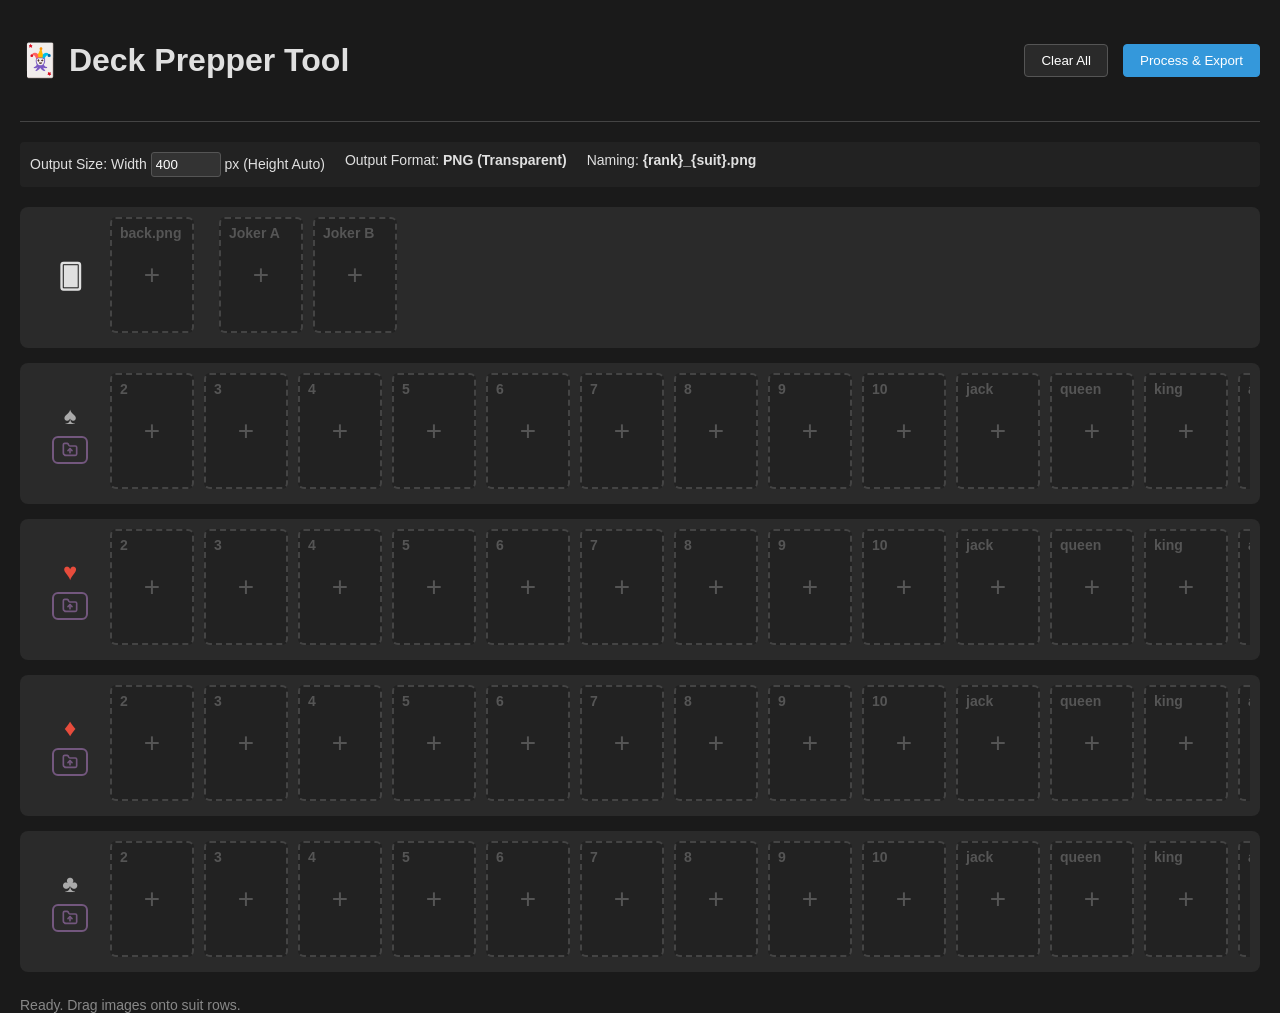
<file: client/tools/deck-prepper/index.html>
<!DOCTYPE html>
<html lang="en">

<head>
    <meta charset="UTF-8">
    <meta name="viewport" content="width=device-width, initial-scale=1.0">
    <title>Deck Prepper Tool - Autonim Poker</title>
    <style>
        :root {
            --bg-color: #1a1a1a;
            --panel-bg: #2a2a2a;
            --text-color: #e0e0e0;
            --accent-color: #3498db;
            --success-color: #2ecc71;
            --card-width: 80px;
            --card-height: 112px;
        }

        body {
            font-family: 'Segoe UI', sans-serif;
            background-color: var(--bg-color);
            color: var(--text-color);
            margin: 0;
            padding: 20px;
            height: 100vh;
            display: flex;
            flex-direction: column;
            box-sizing: border-box;
        }

        header {
            display: flex;
            justify-content: space-between;
            align-items: center;
            margin-bottom: 20px;
            padding-bottom: 20px;
            border-bottom: 1px solid #444;
        }

        .controls {
            display: flex;
            gap: 15px;
            align-items: center;
        }

        .btn {
            background-color: var(--panel-bg);
            border: 1px solid #555;
            color: white;
            padding: 8px 16px;
            border-radius: 4px;
            cursor: pointer;
            transition: all 0.2s;
        }

        .btn:hover {
            background-color: #3a3a3a;
        }

        .btn-primary {
            background-color: var(--accent-color);
            border-color: var(--accent-color);
        }

        .btn-primary:hover {
            background-color: #2980b9;
        }

        .btn-success {
            background-color: var(--success-color);
            border-color: var(--success-color);
        }

        .btn-success:hover {
            background-color: #27ae60;
        }

        .suit-row {
            display: flex;
            margin-bottom: 15px;
            background: var(--panel-bg);
            padding: 10px;
            border-radius: 8px;
            align-items: center;
        }

        .suit-label {
            width: 80px;
            font-weight: bold;
            text-align: center;
            font-size: 24px;
        }

        .spades,
        .clubs {
            color: #aaa;
        }

        .hearts,
        .diamonds {
            color: #e74c3c;
        }

        .slots-container {
            display: flex;
            gap: 10px;
            flex: 1;
            overflow-x: auto;
            padding-bottom: 5px;
        }

        .card-slot {
            width: var(--card-width);
            height: var(--card-height);
            border: 2px dashed #444;
            border-radius: 6px;
            display: flex;
            flex-direction: column;
            justify-content: center;
            align-items: center;
            position: relative;
            background: #222;
            transition: all 0.2s;
            flex-shrink: 0;
        }

        .card-slot.drag-over {
            border-color: var(--accent-color);
            background: #2c3e50;
        }

        .card-slot.filled {
            border-style: solid;
            border-color: #555;
        }

        .card-slot img {
            width: 100%;
            height: 100%;
            object-fit: contain;
            border-radius: 4px;
        }

        .slot-label {
            position: absolute;
            top: 6px;
            left: 8px;
            font-size: 14px;
            font-weight: bold;
            color: #555;
            pointer-events: none;
            z-index: 1;
        }

        .card-slot.filled .slot-label {
            /* Keep usage for filename tooltip on filled */
            top: 50%;
            left: 50%;
            transform: translate(-50%, -50%);
            background: rgba(0, 0, 0, 0.8);
            color: white;
            padding: 4px 8px;
            border-radius: 4px;
            opacity: 0;
            transition: opacity 0.2s;
            font-weight: normal;
        }

        .card-slot:hover .slot-label {
            opacity: 1;
        }

        .remove-btn {
            position: absolute;
            top: -5px;
            right: -5px;
            background: #c0392b;
            color: white;
            width: 18px;
            height: 18px;
            border-radius: 50%;
            display: flex;
            justify-content: center;
            align-items: center;
            font-size: 12px;
            cursor: pointer;
            display: none;
            z-index: 10;
        }

        .card-slot.filled:hover .remove-btn {
            display: flex;
        }

        .back-slot {
            margin-left: 20px;
            border-left: 1px solid #444;
            padding-left: 20px;
        }

        #dropOverlay {
            position: fixed;
            top: 0;
            left: 0;
            right: 0;
            bottom: 0;
            background: rgba(52, 152, 219, 0.9);
            z-index: 1000;
            display: none;
            justify-content: center;
            align-items: center;
            flex-direction: column;
            color: white;
            font-size: 24px;
            pointer-events: none;
        }

        .settings-bar {
            background: #222;
            padding: 10px;
            margin-bottom: 20px;
            border-radius: 4px;
            display: flex;
            gap: 20px;
            font-size: 14px;
        }

        input[type="number"] {
            background: #333;
            border: 1px solid #555;
            color: white;
            padding: 4px;
            width: 60px;
            border-radius: 3px;
        }

        #status {
            margin-top: 10px;
            color: #888;
            font-size: 14px;
        }

        /* Upload Icon (+) inside empty slots */
        .upload-icon {
            font-size: 28px;
            color: #555;
            pointer-events: none;
            transition: color 0.2s;
        }

        .card-slot:hover .upload-icon {
            color: var(--accent-color);
        }

        .card-slot.filled .upload-icon {
            display: none;
        }

        .card-slot {
            cursor: pointer;
        }

        /* Batch Upload Button */
        .batch-btn {
            background: transparent;
            border: 2px solid #73577e;
            /* Purple */
            color: #73577e;
            cursor: pointer;
            padding: 4px 8px;
            border-radius: 6px;
            margin-top: 2px;
            transition: all 0.2s;
            display: flex;
            align-items: center;
            justify-content: center;
        }

        .batch-btn:hover {
            border-color: #af7ac5;
            color: #af7ac5;
            background: rgba(155, 89, 182, 0.15);
            box-shadow: 0 0 10px rgba(155, 89, 182, 0.3);
        }

        .batch-btn svg {
            width: 16px;
            height: 16px;
            stroke-width: 2.5px;
        }

        .suit-label {
            display: flex;
            flex-direction: column;
            align-items: center;
            gap: 4px;
        }
    </style>
</head>

<body>

    <header>
        <h1>🃏 Deck Prepper Tool</h1>
        <div class="controls">
            <button id="clearAllBtn" class="btn">Clear All</button>
            <button id="exportBtn" class="btn btn-primary">Process & Export</button>
        </div>
    </header>

    <div class="settings-bar">
        <label>
            Output Size: Width
            <input type="number" id="outWidth" value="400"> px (Height Auto)
        </label>
        <label>
            Output Format: <strong>PNG (Transparent)</strong>
        </label>
        <label>
            Naming: <strong>{rank}_{suit}.png</strong>
        </label>
    </div>

    <div id="mainBoard">
        <!-- Suits will be generated here -->
    </div>

    <div id="dropOverlay">
        <h1>Drop Sequence of Cards Here</h1>
        <p>Auto-fills 2 → 3 → ... → A</p>
    </div>

    <div id="status">Ready. Drag images onto suit rows.</div>

    <script src="prepper.js"></script>
</body>

</html>
</file>
<file: faq/style.css>
/* ======================================
   Autonim-Poker FAQ Manual — Style System
   ====================================== */

/* ---- Design Tokens ---- */
:root {
    /* Colours — Clean light with amber accent */
    --bg-primary: #f6f6fb;
    --bg-secondary: #eeeef8;
    --bg-card: #ffffff;
    --bg-card-hover: #f9f9fe;
    --bg-glass: rgba(246, 246, 251, 0.92);

    --text-primary: #17172a;
    --text-secondary: #46466a;
    --text-muted: #9494b4;

    --accent-amber: #b86e00;
    --accent-amber-glow: rgba(184, 110, 0, 0.10);
    --accent-blue: #2060e0;
    --accent-green: #15803d;
    --accent-red: #dc2626;

    --border-subtle: rgba(0, 0, 0, 0.07);
    --border-card: rgba(0, 0, 0, 0.10);

    --radius-sm: 6px;
    --radius-md: 12px;
    --radius-lg: 20px;
    --radius-xl: 28px;

    --shadow-card: 0 2px 16px rgba(0, 0, 0, 0.08);
    --shadow-glow: 0 0 40px rgba(184, 110, 0, 0.06);

    --transition-fast: 0.15s ease;
    --transition-base: 0.25s ease;
    --transition-slow: 0.4s cubic-bezier(0.16, 1, 0.3, 1);
}

/* ---- Reset & Base ---- */
*,
*::before,
*::after {
    margin: 0;
    padding: 0;
    box-sizing: border-box;
}

html {
    scroll-behavior: smooth;
    scroll-padding-top: 80px;
    font-size: 16px;
}

body {
    font-family: 'Inter', -apple-system, sans-serif;
    background: var(--bg-primary);
    color: var(--text-primary);
    line-height: 1.7;
    overflow-x: hidden;
    -webkit-font-smoothing: antialiased;
}

/* ---- Animated Background ---- */
.bg-grid {
    display: none;
}

.bg-glow {
    position: fixed;
    width: 600px;
    height: 600px;
    border-radius: 50%;
    filter: blur(120px);
    pointer-events: none;
    z-index: 0;
    opacity: 0.5;
}

.bg-glow--1 {
    top: -200px;
    right: -150px;
    background: radial-gradient(circle, rgba(240, 160, 48, 0.10), transparent 70%);
    animation: float-glow 12s ease-in-out infinite;
}

.bg-glow--2 {
    bottom: -200px;
    left: -150px;
    background: radial-gradient(circle, rgba(91, 141, 239, 0.08), transparent 70%);
    animation: float-glow 15s ease-in-out infinite reverse;
}

@keyframes float-glow {

    0%,
    100% {
        transform: translate(0, 0) scale(1);
    }

    50% {
        transform: translate(30px, -20px) scale(1.1);
    }
}

/* ---- Layout ---- */
.container {
    max-width: 1140px;
    margin: 0 auto;
    padding: 0 24px;
    position: relative;
    z-index: 1;
}

/* ---- Header ---- */
.header {
    position: fixed;
    top: 0;
    left: 0;
    right: 0;
    z-index: 100;
    background: var(--bg-glass);
    backdrop-filter: blur(16px);
    -webkit-backdrop-filter: blur(16px);
    border-bottom: 1px solid var(--border-subtle);
    transition: background var(--transition-base);
}

.header__inner {
    display: flex;
    align-items: center;
    height: 64px;
    padding: 0 20px;
    gap: 14px;
}

.header__brand {
    display: flex;
    align-items: center;
    gap: 12px;
}

.header__icon {
    font-size: 1.6rem;
    line-height: 1;
}

.header__title {
    font-family: 'Space Grotesk', sans-serif;
    font-size: 1.2rem;
    font-weight: 700;
    letter-spacing: -0.02em;
    color: var(--text-primary);
}

.header__subtitle {
    font-size: 0.72rem;
    color: var(--text-muted);
    letter-spacing: 0.04em;
    text-transform: uppercase;
}

.header__nav {
    display: flex;
    gap: 8px;
    margin-left: auto;
}

.nav-link {
    font-size: 0.82rem;
    font-weight: 500;
    color: var(--text-secondary);
    text-decoration: none;
    padding: 6px 14px;
    border-radius: var(--radius-sm);
    transition: all var(--transition-fast);
}

.nav-link:hover {
    color: var(--text-primary);
    background: rgba(255, 255, 255, 0.05);
}

.nav-toggle {
    display: none;
    flex-direction: column;
    gap: 5px;
    background: none;
    border: none;
    cursor: pointer;
    padding: 6px;
}

.nav-toggle span {
    display: block;
    width: 22px;
    height: 2px;
    background: var(--text-secondary);
    border-radius: 2px;
    transition: var(--transition-fast);
}

/* ---- Hero ---- */
.hero {
    padding: 140px 0 80px;
    text-align: center;
}

.hero__badge {
    display: inline-block;
    font-family: 'JetBrains Mono', monospace;
    font-size: 0.75rem;
    font-weight: 500;
    color: var(--accent-amber);
    background: var(--accent-amber-glow);
    border: 1px solid rgba(240, 160, 48, 0.2);
    padding: 4px 14px;
    border-radius: 999px;
    margin-bottom: 24px;
    letter-spacing: 0.06em;
}

.hero__title {
    font-family: 'Space Grotesk', sans-serif;
    font-size: clamp(2.2rem, 5vw, 3.6rem);
    font-weight: 700;
    line-height: 1.15;
    letter-spacing: -0.03em;
    margin-bottom: 20px;
}

.gradient-text {
    background: linear-gradient(135deg, var(--accent-amber), #ff6b6b, var(--accent-blue));
    -webkit-background-clip: text;
    -webkit-text-fill-color: transparent;
    background-clip: text;
}

.hero__desc {
    font-size: 1.05rem;
    color: var(--text-secondary);
    max-width: 540px;
    margin: 0 auto 36px;
    line-height: 1.75;
}

.hero__actions {
    display: flex;
    justify-content: center;
    gap: 14px;
}

/* ---- Buttons ---- */
.btn {
    display: inline-flex;
    align-items: center;
    gap: 8px;
    font-family: 'Space Grotesk', sans-serif;
    font-size: 0.88rem;
    font-weight: 600;
    padding: 12px 28px;
    border-radius: var(--radius-md);
    border: none;
    cursor: pointer;
    text-decoration: none;
    transition: all var(--transition-base);
}

.btn--primary {
    background: linear-gradient(135deg, var(--accent-amber), #e08a20);
    color: #0a0a0f;
    box-shadow: 0 4px 20px rgba(240, 160, 48, 0.25);
}

.btn--primary:hover {
    transform: translateY(-2px);
    box-shadow: 0 6px 28px rgba(240, 160, 48, 0.35);
}

.btn--ghost {
    background: transparent;
    color: var(--text-secondary);
    border: 1px solid var(--border-card);
}

.btn--ghost:hover {
    color: var(--text-primary);
    border-color: rgba(255, 255, 255, 0.15);
    background: rgba(255, 255, 255, 0.03);
}

/* ---- Main Content ---- */
.main {
    padding-bottom: 80px;
}

/* ---- Section ---- */
.section {
    margin-bottom: 80px;
}

.section__header {
    display: flex;
    align-items: flex-start;
    gap: 18px;
    margin-bottom: 40px;
    padding-bottom: 20px;
    border-bottom: 1px solid var(--border-subtle);
}

.section__number {
    font-family: 'Space Grotesk', sans-serif;
    font-size: 2.4rem;
    font-weight: 700;
    color: rgba(240, 160, 48, 0.15);
    line-height: 1;
    min-width: 60px;
}

.section__title {
    font-family: 'Space Grotesk', sans-serif;
    font-size: 1.65rem;
    font-weight: 700;
    letter-spacing: -0.02em;
}

.section__desc {
    font-size: 0.9rem;
    color: var(--text-secondary);
    margin-top: 4px;
}

/* ---- Card Grid ---- */
.card-grid {
    display: grid;
    grid-template-columns: repeat(auto-fill, minmax(340px, 1fr));
    gap: 20px;
}

/* ---- Info Card ---- */
.info-card {
    background: var(--bg-card);
    border: 1px solid var(--border-card);
    border-radius: var(--radius-lg);
    padding: 28px;
    transition: all var(--transition-slow);
    position: relative;
    overflow: hidden;
}

.info-card::before {
    content: '';
    position: absolute;
    top: 0;
    left: 0;
    right: 0;
    height: 2px;
    background: linear-gradient(90deg, var(--accent-amber), var(--accent-blue));
    opacity: 0;
    transition: opacity var(--transition-base);
}

.info-card:hover {
    background: var(--bg-card-hover);
    border-color: rgba(255, 255, 255, 0.1);
    box-shadow: var(--shadow-card);
    transform: translateY(-2px);
}

.info-card:hover::before {
    opacity: 1;
}

.info-card--wide {
    grid-column: 1 / -1;
}

.info-card__icon {
    font-size: 2rem;
    line-height: 1;
    margin-bottom: 14px;
}

.info-card h3 {
    font-family: 'Space Grotesk', sans-serif;
    font-size: 1.15rem;
    font-weight: 600;
    margin-bottom: 14px;
    letter-spacing: -0.01em;
}

.info-card ol,
.info-card ul {
    padding-left: 20px;
    color: var(--text-secondary);
}

.info-card li {
    margin-bottom: 6px;
    font-size: 0.88rem;
}

.info-card p {
    color: var(--text-secondary);
    font-size: 0.88rem;
}

.info-card code {
    font-family: 'JetBrains Mono', monospace;
    font-size: 0.78rem;
    background: rgba(255, 255, 255, 0.06);
    padding: 2px 7px;
    border-radius: 4px;
    color: var(--accent-amber);
}

.info-card strong {
    color: var(--text-primary);
    font-weight: 600;
}

.info-card kbd {
    font-family: 'JetBrains Mono', monospace;
    font-size: 0.72rem;
    background: rgba(255, 255, 255, 0.08);
    border: 1px solid var(--border-card);
    border-bottom-width: 2px;
    padding: 2px 8px;
    border-radius: 4px;
    color: var(--text-primary);
}

/* ---- Layout Grid (inside Board card) ---- */
.layout-grid {
    display: grid;
    grid-template-columns: repeat(auto-fill, minmax(220px, 1fr));
    gap: 16px;
}

.layout-item {
    background: rgba(255, 255, 255, 0.02);
    border: 1px solid var(--border-subtle);
    border-radius: var(--radius-md);
    padding: 18px;
}

.layout-item h4 {
    font-family: 'Space Grotesk', sans-serif;
    font-size: 0.95rem;
    font-weight: 600;
    color: var(--accent-amber);
    margin-bottom: 6px;
}

.layout-item p {
    font-size: 0.82rem;
    line-height: 1.6;
}

/* ---- Phase List ---- */
.phase-list {
    display: flex;
    flex-direction: column;
    gap: 10px;
    margin-top: 8px;
}

.phase-item {
    display: flex;
    align-items: center;
    gap: 12px;
    font-size: 0.85rem;
    color: var(--text-secondary);
}

.phase-badge {
    font-family: 'JetBrains Mono', monospace;
    font-size: 0.7rem;
    font-weight: 600;
    padding: 3px 10px;
    border-radius: 999px;
    text-transform: uppercase;
    letter-spacing: 0.06em;
    min-width: 70px;
    text-align: center;
}

.phase-badge--board {
    background: rgba(91, 141, 239, 0.15);
    color: var(--accent-blue);
    border: 1px solid rgba(91, 141, 239, 0.25);
}

.phase-badge--setup {
    background: rgba(74, 222, 128, 0.12);
    color: var(--accent-green);
    border: 1px solid rgba(74, 222, 128, 0.2);
}

.phase-badge--record {
    background: rgba(248, 113, 113, 0.12);
    color: var(--accent-red);
    border: 1px solid rgba(248, 113, 113, 0.2);
}

/* ---- Tool List (dt/dd) ---- */
.tool-list {
    display: grid;
    gap: 12px;
}

.tool-list dt {
    font-family: 'Space Grotesk', sans-serif;
    font-weight: 600;
    font-size: 0.88rem;
    color: var(--accent-amber);
}

.tool-list dd {
    font-size: 0.84rem;
    color: var(--text-secondary);
    margin-left: 0;
    padding-bottom: 12px;
    border-bottom: 1px solid var(--border-subtle);
}

.tool-list dd:last-child {
    border-bottom: none;
    padding-bottom: 0;
}

/* ---- Step Flow ---- */
.step-flow {
    display: flex;
    align-items: flex-start;
    gap: 8px;
    margin: 16px 0;
    overflow-x: auto;
    padding-bottom: 8px;
}

.flow-step {
    flex: 1;
    min-width: 140px;
    background: rgba(255, 255, 255, 0.02);
    border: 1px solid var(--border-subtle);
    border-radius: var(--radius-md);
    padding: 18px 16px;
    text-align: center;
}

.flow-step__num {
    display: inline-flex;
    align-items: center;
    justify-content: center;
    width: 28px;
    height: 28px;
    font-family: 'Space Grotesk', sans-serif;
    font-size: 0.82rem;
    font-weight: 700;
    color: var(--bg-primary);
    background: var(--accent-amber);
    border-radius: 50%;
    margin-bottom: 10px;
}

.flow-step h4 {
    font-family: 'Space Grotesk', sans-serif;
    font-size: 0.9rem;
    font-weight: 600;
    margin-bottom: 6px;
}

.flow-step p {
    font-size: 0.78rem;
    line-height: 1.5;
}

.flow-arrow {
    display: flex;
    align-items: center;
    padding-top: 36px;
    color: var(--text-muted);
    font-size: 1.2rem;
    flex-shrink: 0;
}

/* ---- Callout ---- */
.callout {
    display: flex;
    gap: 10px;
    margin-top: 14px;
    padding: 12px 16px;
    border-radius: var(--radius-md);
    font-size: 0.82rem;
}

.callout__icon {
    flex-shrink: 0;
    font-size: 1rem;
}

.callout p {
    color: var(--text-secondary);
}

.callout--tip {
    background: rgba(74, 222, 128, 0.06);
    border: 1px solid rgba(74, 222, 128, 0.12);
}

.callout--info {
    background: rgba(91, 141, 239, 0.06);
    border: 1px solid rgba(91, 141, 239, 0.12);
}

.callout--warning {
    background: rgba(248, 113, 113, 0.06);
    border: 1px solid rgba(248, 113, 113, 0.12);
}

/* ---- Code Block (inline path display) ---- */
.code-block {
    margin-top: 8px;
    padding: 10px 16px;
    background: rgba(0, 0, 0, 0.04);
    border: 1px solid var(--border-subtle);
    border-radius: var(--radius-sm);
    font-family: 'JetBrains Mono', monospace;
    font-size: 0.82rem;
}

/* ---- FAQ Accordion ---- */
.faq-list {
    display: flex;
    flex-direction: column;
    gap: 10px;
}

.faq-item {
    background: var(--bg-card);
    border: 1px solid var(--border-card);
    border-radius: var(--radius-md);
    overflow: hidden;
    transition: all var(--transition-base);
}

.faq-item:hover {
    border-color: rgba(255, 255, 255, 0.1);
}

.faq-item[open] {
    border-color: rgba(240, 160, 48, 0.2);
    box-shadow: 0 0 20px rgba(240, 160, 48, 0.04);
}

.faq-question {
    display: flex;
    align-items: center;
    gap: 12px;
    padding: 18px 22px;
    cursor: pointer;
    font-size: 0.92rem;
    font-weight: 500;
    color: var(--text-primary);
    list-style: none;
    transition: background var(--transition-fast);
    user-select: none;
}

.faq-question::-webkit-details-marker {
    display: none;
}

.faq-question::after {
    content: '+';
    margin-left: auto;
    font-family: 'Space Grotesk', sans-serif;
    font-size: 1.3rem;
    font-weight: 300;
    color: var(--text-muted);
    transition: all var(--transition-base);
    flex-shrink: 0;
}

.faq-item[open] .faq-question::after {
    content: '−';
    color: var(--accent-amber);
    transform: rotate(0);
}

.faq-question:hover {
    background: rgba(255, 255, 255, 0.02);
}

.faq-icon {
    flex-shrink: 0;
}

.faq-answer {
    padding: 0 22px 20px;
    font-size: 0.86rem;
    color: var(--text-secondary);
    line-height: 1.75;
    animation: faq-slide 0.3s ease;
}

@keyframes faq-slide {
    from {
        opacity: 0;
        transform: translateY(-6px);
    }

    to {
        opacity: 1;
        transform: translateY(0);
    }
}

.faq-answer ol,
.faq-answer ul {
    padding-left: 20px;
    margin: 8px 0;
}

.faq-answer li {
    margin-bottom: 6px;
}

.faq-answer code {
    font-family: 'JetBrains Mono', monospace;
    font-size: 0.78rem;
    background: rgba(255, 255, 255, 0.06);
    padding: 2px 7px;
    border-radius: 4px;
    color: var(--accent-amber);
}

.faq-answer strong {
    color: var(--text-primary);
}

.faq-answer .callout {
    margin: 14px 0 0;
}

/* ---- Shortcuts Grid ---- */
.shortcuts-grid {
    display: grid;
    grid-template-columns: repeat(auto-fill, minmax(280px, 1fr));
    gap: 12px;
}

.shortcut {
    display: flex;
    align-items: center;
    gap: 14px;
    background: var(--bg-card);
    border: 1px solid var(--border-card);
    border-radius: var(--radius-md);
    padding: 16px 20px;
}

.shortcut kbd {
    font-family: 'JetBrains Mono', monospace;
    font-size: 0.72rem;
    font-weight: 500;
    background: rgba(255, 255, 255, 0.08);
    border: 1px solid rgba(255, 255, 255, 0.12);
    border-bottom-width: 3px;
    padding: 4px 10px;
    border-radius: 5px;
    color: var(--text-primary);
    white-space: nowrap;
}

.shortcut span {
    font-size: 0.84rem;
    color: var(--text-secondary);
}

/* ---- Footer ---- */
.footer {
    border-top: 1px solid var(--border-subtle);
    padding: 24px 0;
    text-align: center;
}

.footer p {
    font-size: 0.78rem;
    color: var(--text-muted);
}

/* ---- Responsive ---- */
@media (max-width: 768px) {
    .header__nav {
        display: none;
        position: absolute;
        top: 64px;
        left: 0;
        right: 0;
        flex-direction: column;
        background: var(--bg-glass);
        backdrop-filter: blur(16px);
        -webkit-backdrop-filter: blur(16px);
        border-bottom: 1px solid var(--border-subtle);
        padding: 12px 24px;
        gap: 4px;
    }

    .header__nav.active {
        display: flex;
    }

    .nav-toggle {
        display: flex;
    }

    .hero {
        padding: 120px 0 60px;
    }

    .hero__title {
        font-size: 2rem;
    }

    .card-grid {
        grid-template-columns: 1fr;
    }

    .info-card--wide {
        grid-column: auto;
    }

    .step-flow {
        flex-direction: column;
    }

    .flow-arrow {
        padding-top: 0;
        transform: rotate(90deg);
        align-self: center;
    }

    .layout-grid {
        grid-template-columns: 1fr;
    }

    .section__number {
        display: none;
    }

    .shortcuts-grid {
        grid-template-columns: 1fr;
    }

    .hero__actions {
        flex-direction: column;
        align-items: center;
    }
}

@media (max-width: 480px) {
    .container {
        padding: 0 16px;
    }

    .info-card {
        padding: 20px;
    }
}

/* ============================================================
   NEW STYLES — Sidebar TOC + Manual Layout
   ============================================================ */

/* ---- Sidebar Toggle Button (in header) ---- */
.sidebar-toggle {
    display: flex;
    align-items: center;
    justify-content: center;
    width: 34px;
    height: 34px;
    background: rgba(255, 255, 255, 0.04);
    border: 1px solid var(--border-card);
    border-radius: var(--radius-sm);
    color: var(--text-secondary);
    cursor: pointer;
    transition: all var(--transition-fast);
    flex-shrink: 0;
}

.sidebar-toggle:hover {
    color: var(--text-primary);
    background: rgba(255, 255, 255, 0.08);
    border-color: rgba(255, 255, 255, 0.12);
}

/* ---- Page Layout ---- */
.page-layout {
    display: flex;
    position: relative;
}

/* ---- Sidebar ---- */
.sidebar {
    position: fixed;
    top: 64px;
    left: 0;
    width: 256px;
    height: calc(100vh - 64px);
    overflow-y: auto;
    overflow-x: hidden;
    background: rgba(8, 8, 12, 0.97);
    border-right: 1px solid var(--border-subtle);
    z-index: 50;
    transition: transform var(--transition-slow);
    scrollbar-width: thin;
    scrollbar-color: rgba(255, 255, 255, 0.06) transparent;
}

.sidebar::-webkit-scrollbar {
    width: 4px;
}

.sidebar::-webkit-scrollbar-track {
    background: transparent;
}

.sidebar::-webkit-scrollbar-thumb {
    background: rgba(255, 255, 255, 0.06);
    border-radius: 2px;
}

.sidebar.collapsed {
    transform: translateX(-256px);
}

.sidebar__inner {
    padding: 0 0 48px;
    min-height: 100%;
}

.sidebar__header {
    padding: 14px 16px 12px;
    border-bottom: 1px solid var(--border-subtle);
    margin-bottom: 8px;
    position: sticky;
    top: 0;
    background: rgba(8, 8, 12, 0.97);
    z-index: 1;
}

.sidebar__label {
    display: flex;
    align-items: center;
    gap: 7px;
    font-family: 'JetBrains Mono', monospace;
    font-size: 0.62rem;
    font-weight: 500;
    text-transform: uppercase;
    letter-spacing: 0.1em;
    color: var(--text-muted);
}

.sidebar__version {
    margin: 20px 16px 0;
    font-family: 'JetBrains Mono', monospace;
    font-size: 0.62rem;
    color: var(--text-muted);
    opacity: 0.5;
}

/* ---- TOC Groups ---- */
.toc-group {
    margin-bottom: 2px;
}

.toc-group__title {
    display: flex;
    align-items: center;
    gap: 8px;
    padding: 7px 14px;
    font-family: 'Space Grotesk', sans-serif;
    font-size: 0.76rem;
    font-weight: 600;
    color: var(--text-secondary);
    text-decoration: none;
    transition: color var(--transition-fast), background var(--transition-fast);
    border-radius: var(--radius-sm);
    margin: 0 6px;
}

.toc-group__title:hover {
    color: var(--text-primary);
    background: rgba(255, 255, 255, 0.03);
}

.toc-group__title.active {
    color: var(--accent-amber);
}

.toc-num {
    font-family: 'JetBrains Mono', monospace;
    font-size: 0.6rem;
    opacity: 0.4;
    min-width: 18px;
    flex-shrink: 0;
}

.toc-items {
    padding: 2px 0 4px;
}

.toc-link {
    display: block;
    padding: 4px 14px 4px 40px;
    font-size: 0.75rem;
    color: var(--text-muted);
    text-decoration: none;
    border-left: 2px solid transparent;
    transition: all var(--transition-fast);
    white-space: nowrap;
    overflow: hidden;
    text-overflow: ellipsis;
    line-height: 1.5;
}

.toc-link:hover {
    color: var(--text-secondary);
    background: rgba(255, 255, 255, 0.02);
}

.toc-link.active {
    color: var(--accent-amber);
    border-left-color: var(--accent-amber);
    background: var(--accent-amber-glow);
}

/* ---- Content Wrapper ---- */
.content-wrapper {
    flex: 1;
    min-width: 0;
    margin-left: 256px;
    transition: margin-left var(--transition-slow);
}

.content-wrapper.sidebar-collapsed {
    margin-left: 0;
}

/* ---- Sidebar Overlay (mobile) ---- */
.sidebar-overlay {
    display: none;
    position: fixed;
    inset: 0;
    background: rgba(0, 0, 0, 0.6);
    z-index: 49;
    backdrop-filter: blur(2px);
}

.sidebar-overlay.active {
    display: block;
}

/* ---- Subsection ---- */
.subsection {
    margin-bottom: 52px;
    padding-bottom: 52px;
    border-bottom: 1px solid var(--border-subtle);
}

.subsection:last-child {
    border-bottom: none;
    margin-bottom: 0;
    padding-bottom: 0;
}

.subsection__title {
    font-family: 'Space Grotesk', sans-serif;
    font-size: 1.2rem;
    font-weight: 600;
    letter-spacing: -0.02em;
    margin-bottom: 18px;
    color: var(--text-primary);
    display: flex;
    align-items: center;
    gap: 12px;
    padding-left: 14px;
    border-left: 3px solid var(--accent-amber);
}

.subsection__num {
    font-family: 'JetBrains Mono', monospace;
    font-size: 0.72rem;
    font-weight: 500;
    color: var(--accent-amber);
    opacity: 0.7;
    flex-shrink: 0;
}

/* ---- Screenshot ---- */
.screenshot {
    margin: 24px 0;
    border-radius: var(--radius-md);
    overflow: hidden;
    border: 1px solid var(--border-card);
}

.screenshot__placeholder {
    width: 100%;
    min-height: 200px;
    background: rgba(255, 255, 255, 0.015);
    border-bottom: 1px dashed rgba(255, 255, 255, 0.08);
    display: flex;
    flex-direction: column;
    align-items: center;
    justify-content: center;
    gap: 10px;
    position: relative;
    padding: 24px;
}

.screenshot__placeholder--tall {
    min-height: 280px;
}

.screenshot__placeholder--wide {
    min-height: 240px;
}

.screenshot__badge {
    position: absolute;
    top: 10px;
    right: 10px;
    font-family: 'JetBrains Mono', monospace;
    font-size: 0.58rem;
    text-transform: uppercase;
    letter-spacing: 0.08em;
    color: var(--accent-amber);
    background: var(--accent-amber-glow);
    border: 1px solid rgba(240, 160, 48, 0.2);
    padding: 2px 8px;
    border-radius: 999px;
}

.screenshot__icon {
    font-size: 2rem;
    opacity: 0.2;
}

.screenshot__label {
    font-family: 'JetBrains Mono', monospace;
    font-size: 0.72rem;
    color: var(--text-muted);
    opacity: 0.6;
    text-align: center;
    max-width: 380px;
    line-height: 1.6;
}

.screenshot figcaption {
    padding: 10px 16px;
    background: rgba(0, 0, 0, 0.25);
    font-size: 0.76rem;
    color: var(--text-muted);
    font-style: italic;
    line-height: 1.5;
}

/* ---- Spec Table ---- */
.spec-table {
    width: 100%;
    border-collapse: collapse;
    font-size: 0.84rem;
    margin-bottom: 16px;
}

.spec-table th {
    font-family: 'Space Grotesk', sans-serif;
    font-size: 0.72rem;
    font-weight: 600;
    text-transform: uppercase;
    letter-spacing: 0.05em;
    color: var(--text-muted);
    text-align: left;
    padding: 10px 14px;
    background: rgba(255, 255, 255, 0.02);
    border-bottom: 1px solid var(--border-card);
}

.spec-table td {
    padding: 10px 14px;
    color: var(--text-secondary);
    border-bottom: 1px solid var(--border-subtle);
    vertical-align: top;
}

.spec-table td:first-child {
    font-weight: 600;
    color: var(--text-primary);
    font-size: 0.82rem;
}

.spec-table tr:last-child td {
    border-bottom: none;
}

.spec-table tr:hover td {
    background: rgba(255, 255, 255, 0.01);
}

/* ---- Step List (ordered) ---- */
.step-list {
    padding-left: 0;
    list-style: none;
    counter-reset: step-counter;
    display: flex;
    flex-direction: column;
    gap: 8px;
    margin-bottom: 16px;
}

.step-list li {
    display: flex;
    gap: 12px;
    align-items: flex-start;
    font-size: 0.87rem;
    color: var(--text-secondary);
    counter-increment: step-counter;
    line-height: 1.6;
}

.step-list li::before {
    content: counter(step-counter);
    display: inline-flex;
    align-items: center;
    justify-content: center;
    min-width: 22px;
    height: 22px;
    font-family: 'Space Grotesk', sans-serif;
    font-size: 0.68rem;
    font-weight: 700;
    color: var(--bg-primary);
    background: var(--accent-amber);
    border-radius: 50%;
    flex-shrink: 0;
    margin-top: 1px;
}

/* ---- Detail List (bullets) ---- */
.detail-list {
    padding-left: 0;
    list-style: none;
    display: flex;
    flex-direction: column;
    gap: 6px;
    margin-bottom: 16px;
}

.detail-list li {
    display: flex;
    gap: 10px;
    align-items: flex-start;
    font-size: 0.87rem;
    color: var(--text-secondary);
    line-height: 1.6;
}

.detail-list li::before {
    content: '›';
    color: var(--accent-amber);
    font-size: 1rem;
    line-height: 1.5;
    flex-shrink: 0;
    opacity: 0.7;
}

/* ---- Two Column Layout ---- */
.two-col {
    display: grid;
    grid-template-columns: 1fr 1fr;
    gap: 24px;
    margin-bottom: 20px;
}

.col-heading {
    font-family: 'Space Grotesk', sans-serif;
    font-weight: 600;
    font-size: 0.88rem;
    color: var(--text-primary);
    margin-bottom: 10px;
}

/* ---- Glossary ---- */
.glossary-list {
    display: flex;
    flex-direction: column;
    gap: 0;
}

.glossary-item {
    display: grid;
    grid-template-columns: 180px 1fr;
    gap: 16px;
    padding: 14px 0;
    border-bottom: 1px solid var(--border-subtle);
    align-items: start;
}

.glossary-item:last-child {
    border-bottom: none;
}

.glossary-item dt {
    font-family: 'Space Grotesk', sans-serif;
    font-weight: 600;
    font-size: 0.88rem;
    color: var(--accent-amber);
    padding-top: 1px;
}

.glossary-item dd {
    font-size: 0.85rem;
    color: var(--text-secondary);
    line-height: 1.7;
    margin: 0;
}

.glossary-item dd code {
    font-family: 'JetBrains Mono', monospace;
    font-size: 0.76rem;
    background: rgba(255, 255, 255, 0.06);
    padding: 1px 6px;
    border-radius: 4px;
    color: var(--accent-amber);
}

/* ---- Responsive: Sidebar ---- */
@media (max-width: 1024px) {
    .sidebar {
        transform: translateX(-256px);
    }

    .sidebar.mobile-open {
        transform: translateX(0);
    }

    .content-wrapper {
        margin-left: 0;
    }

    .content-wrapper.sidebar-collapsed {
        margin-left: 0;
    }

    .sidebar-overlay.active {
        display: block;
    }
}

@media (max-width: 768px) {
    .two-col {
        grid-template-columns: 1fr;
        gap: 16px;
    }

    .glossary-item {
        grid-template-columns: 1fr;
        gap: 4px;
    }

    .subsection__title {
        font-size: 1.05rem;
    }

    .spec-table {
        font-size: 0.78rem;
    }

    .spec-table th,
    .spec-table td {
        padding: 8px 10px;
    }
}

@media (max-width: 480px) {
    .sidebar-toggle {
        width: 30px;
        height: 30px;
    }
}

/* ============================================================
   LIGHT THEME OVERRIDES
   Flip all hardcoded dark rgba() values to work on white bg
   ============================================================ */

/* Background grid — faint lines on light bg */
.bg-grid {
    background-image:
        linear-gradient(rgba(0, 0, 0, 0.04) 1px, transparent 1px),
        linear-gradient(90deg, rgba(0, 0, 0, 0.04) 1px, transparent 1px);
}

/* Background glows — softer on light */
.bg-glow--1 {
    background: radial-gradient(circle, rgba(184, 110, 0, 0.07), transparent 70%);
    opacity: 0.6;
}

.bg-glow--2 {
    background: radial-gradient(circle, rgba(32, 96, 224, 0.06), transparent 70%);
    opacity: 0.6;
}

/* Header — white glass */
.header {
    background: rgba(255, 255, 255, 0.90);
    border-bottom-color: rgba(0, 0, 0, 0.08);
}

/* Nav link hover */
.nav-link:hover {
    background: rgba(0, 0, 0, 0.05);
}

/* Buttons */
.btn--ghost {
    color: var(--text-secondary);
    border-color: rgba(0, 0, 0, 0.15);
}

.btn--ghost:hover {
    background: rgba(0, 0, 0, 0.04);
    border-color: rgba(0, 0, 0, 0.2);
}

/* Hero */
.hero__badge {
    background: var(--accent-amber-glow);
    border-color: rgba(184, 110, 0, 0.25);
}

/* Section number — very light amber tint */
.section__number {
    color: rgba(184, 110, 0, 0.18);
}

/* Info card code & kbd */
.info-card code {
    background: rgba(0, 0, 0, 0.05);
}

.info-card kbd {
    background: rgba(0, 0, 0, 0.06);
    border-color: rgba(0, 0, 0, 0.12);
    border-bottom-color: rgba(0, 0, 0, 0.20);
    color: var(--text-primary);
}

.info-card::before {
    background: linear-gradient(90deg, var(--accent-amber), var(--accent-blue));
}

.info-card:hover {
    box-shadow: 0 4px 20px rgba(0, 0, 0, 0.08);
}

/* Layout items */
.layout-item {
    background: rgba(0, 0, 0, 0.02);
    border-color: rgba(0, 0, 0, 0.07);
}

/* Phase badges */
.phase-badge--board {
    background: rgba(32, 96, 224, 0.10);
    color: #1a50c8;
    border-color: rgba(32, 96, 224, 0.20);
}

.phase-badge--setup {
    background: rgba(21, 128, 61, 0.10);
    color: #15803d;
    border-color: rgba(21, 128, 61, 0.20);
}

.phase-badge--record {
    background: rgba(220, 38, 38, 0.09);
    color: #b91c1c;
    border-color: rgba(220, 38, 38, 0.18);
}

/* Tool list */
.tool-list dt {
    color: var(--accent-amber);
}

.tool-list dd {
    border-bottom-color: rgba(0, 0, 0, 0.06);
}

/* Flow steps */
.flow-step {
    background: rgba(0, 0, 0, 0.025);
    border-color: rgba(0, 0, 0, 0.08);
}

.flow-arrow {
    color: rgba(0, 0, 0, 0.25);
}

/* Callouts */
.callout--tip {
    background: rgba(21, 128, 61, 0.07);
    border-color: rgba(21, 128, 61, 0.18);
}

.callout--info {
    background: rgba(32, 96, 224, 0.07);
    border-color: rgba(32, 96, 224, 0.16);
}

.callout--warning {
    background: rgba(220, 38, 38, 0.07);
    border-color: rgba(220, 38, 38, 0.16);
}

/* FAQ */
.faq-question:hover {
    background: rgba(0, 0, 0, 0.02);
}

.faq-item[open] {
    border-color: rgba(184, 110, 0, 0.25);
    box-shadow: 0 0 16px rgba(184, 110, 0, 0.04);
}

.faq-item[open] .faq-question::after {
    color: var(--accent-amber);
}

.faq-answer code {
    background: rgba(0, 0, 0, 0.05);
}

/* Shortcuts */
.shortcut kbd {
    background: rgba(0, 0, 0, 0.06);
    border-color: rgba(0, 0, 0, 0.12);
    border-bottom-width: 3px;
    border-bottom-color: rgba(0, 0, 0, 0.22);
    color: var(--text-primary);
}

/* Sidebar — light panel */
.sidebar {
    background: #f0f0f8;
    border-right-color: rgba(0, 0, 0, 0.08);
}

.sidebar::-webkit-scrollbar-thumb {
    background: rgba(0, 0, 0, 0.08);
}

.sidebar__header {
    background: #f0f0f8;
    border-bottom-color: rgba(0, 0, 0, 0.07);
}

.sidebar-toggle {
    background: rgba(0, 0, 0, 0.04);
    border-color: rgba(0, 0, 0, 0.10);
    color: var(--text-secondary);
}

.sidebar-toggle:hover {
    background: rgba(0, 0, 0, 0.08);
    border-color: rgba(0, 0, 0, 0.15);
}

.toc-group__title:hover {
    background: rgba(0, 0, 0, 0.04);
}

.toc-link:hover {
    background: rgba(0, 0, 0, 0.03);
}

.toc-link.active {
    background: rgba(184, 110, 0, 0.09);
}

/* Screenshot placeholder */
.screenshot__placeholder {
    background: rgba(0, 0, 0, 0.02);
    border-bottom-color: rgba(0, 0, 0, 0.06);
}

.screenshot figcaption {
    background: rgba(0, 0, 0, 0.04);
    color: var(--text-muted);
}

/* Spec table */
.spec-table th {
    background: rgba(0, 0, 0, 0.03);
    border-bottom-color: rgba(0, 0, 0, 0.08);
}

.spec-table td {
    border-bottom-color: rgba(0, 0, 0, 0.05);
}

.spec-table tr:hover td {
    background: rgba(0, 0, 0, 0.02);
}

/* Step list numbers — keep amber on white */
.step-list li::before {
    background: var(--accent-amber);
    color: #ffffff;
}

/* Glossary */
.glossary-item {
    border-bottom-color: rgba(0, 0, 0, 0.07);
}

.glossary-item code {
    background: rgba(0, 0, 0, 0.05);
}

/* Subsection title border */
.subsection__title {
    border-left-color: var(--accent-amber);
}

/* Gradient text — shift to readable on light */
.gradient-text {
    background: linear-gradient(135deg, var(--accent-amber), #e05020, var(--accent-blue));
    -webkit-background-clip: text;
    -webkit-text-fill-color: transparent;
    background-clip: text;
}

/* Hero desc on light bg */
.hero__desc {
    color: var(--text-secondary);
}

/* Footer */
.footer {
    border-top-color: rgba(0, 0, 0, 0.08);
}
</file>
